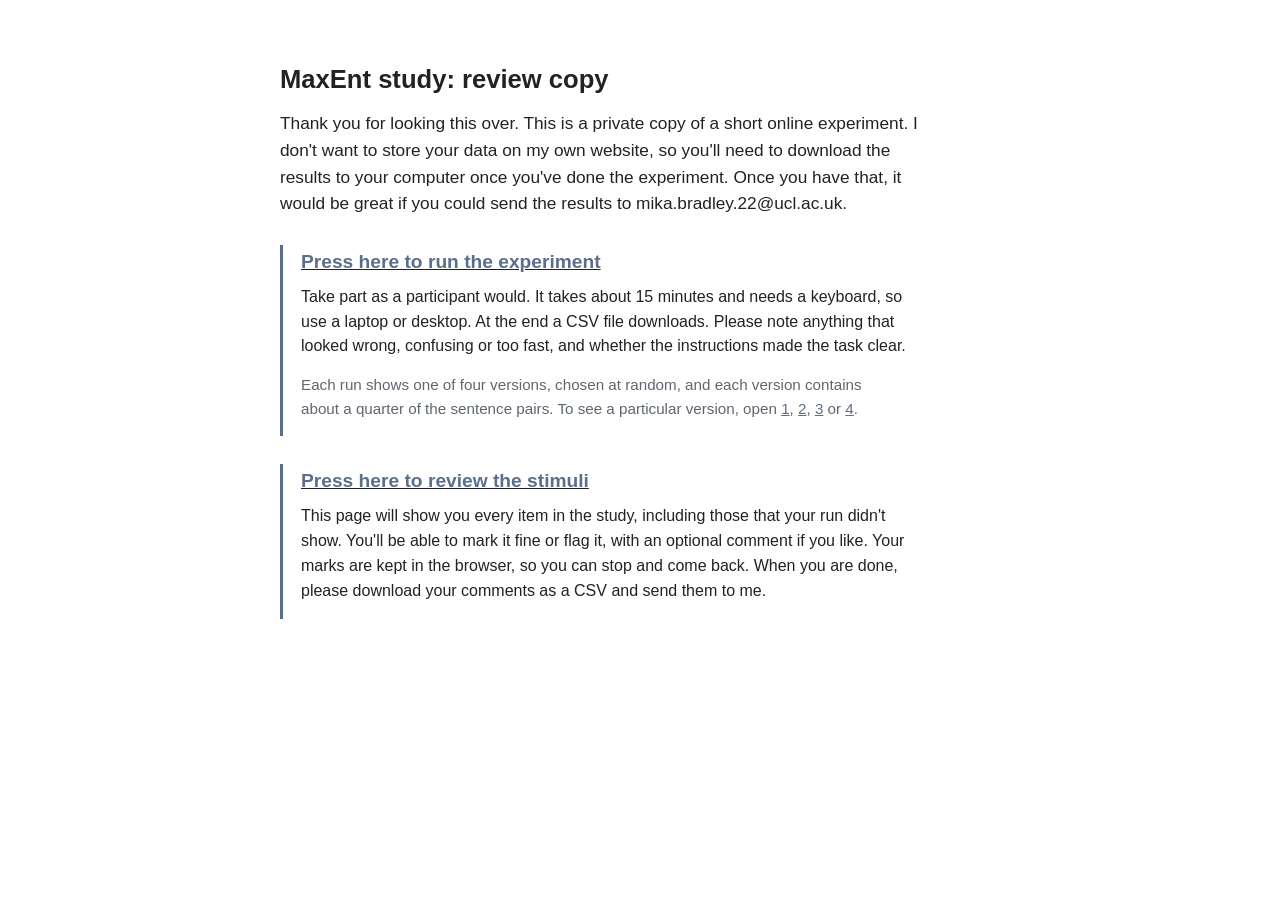
<file: mp-pilot/index.html>
<!doctype html>
<html lang="en">
<head>
<meta charset="utf-8">
<meta name="viewport" content="width=device-width, initial-scale=1">
<meta name="robots" content="noindex, nofollow">
<title>Review copy: MaxEnt study</title>
<link rel="stylesheet" href="review.css?v=b3b435aaee">
</head>
<body class="landing">
<main>
  <h1>MaxEnt study: review copy</h1>
  <p class="lede">Thank you for looking this over. This is a private copy of a short online
  experiment. I don't want to store your data on my own website, so you'll need to download the results to your computer once you've done the experiment.
  Once you have that, it would be great if you could send the results to mika.bradley.22@ucl.ac.uk.</p>

  <section class="task">
    <h2><u><a href="experiment.html">Press here to run the experiment</a></u></h2>
    <p>Take part as a participant would. It takes about 15 minutes and needs a keyboard, so use a laptop
    or desktop. At the end a CSV file downloads. Please note anything that looked wrong, confusing or
    too fast, and whether the instructions made the task clear.</p>
    <p class="aside">Each run shows one of four versions, chosen at random, and each version contains
    about a quarter of the sentence pairs. To see a particular version, open
    <a href="experiment.html?list=1">1</a>, <a href="experiment.html?list=2">2</a>,
    <a href="experiment.html?list=3">3</a> or <a href="experiment.html?list=4">4</a>.</p>
  </section>

  <section class="task">
    <h2><u><a href="review.html">Press here to review the stimuli</a></u></h2>
    <p>This page will show you every item in the study, including those that your run didn't show. You'll be able to mark it fine or flag it, with an optional comment if you like.
    Your marks are kept in the browser, so you can stop and come back. When you are done, please download your comments as a CSV and send them to me.</p>
  </section>

  <!-- <p class="aside">This page is not listed anywhere and search engines will not index it. It will
  be taken down after the review.</p> -->
</main>
</body>
</html>
</file>
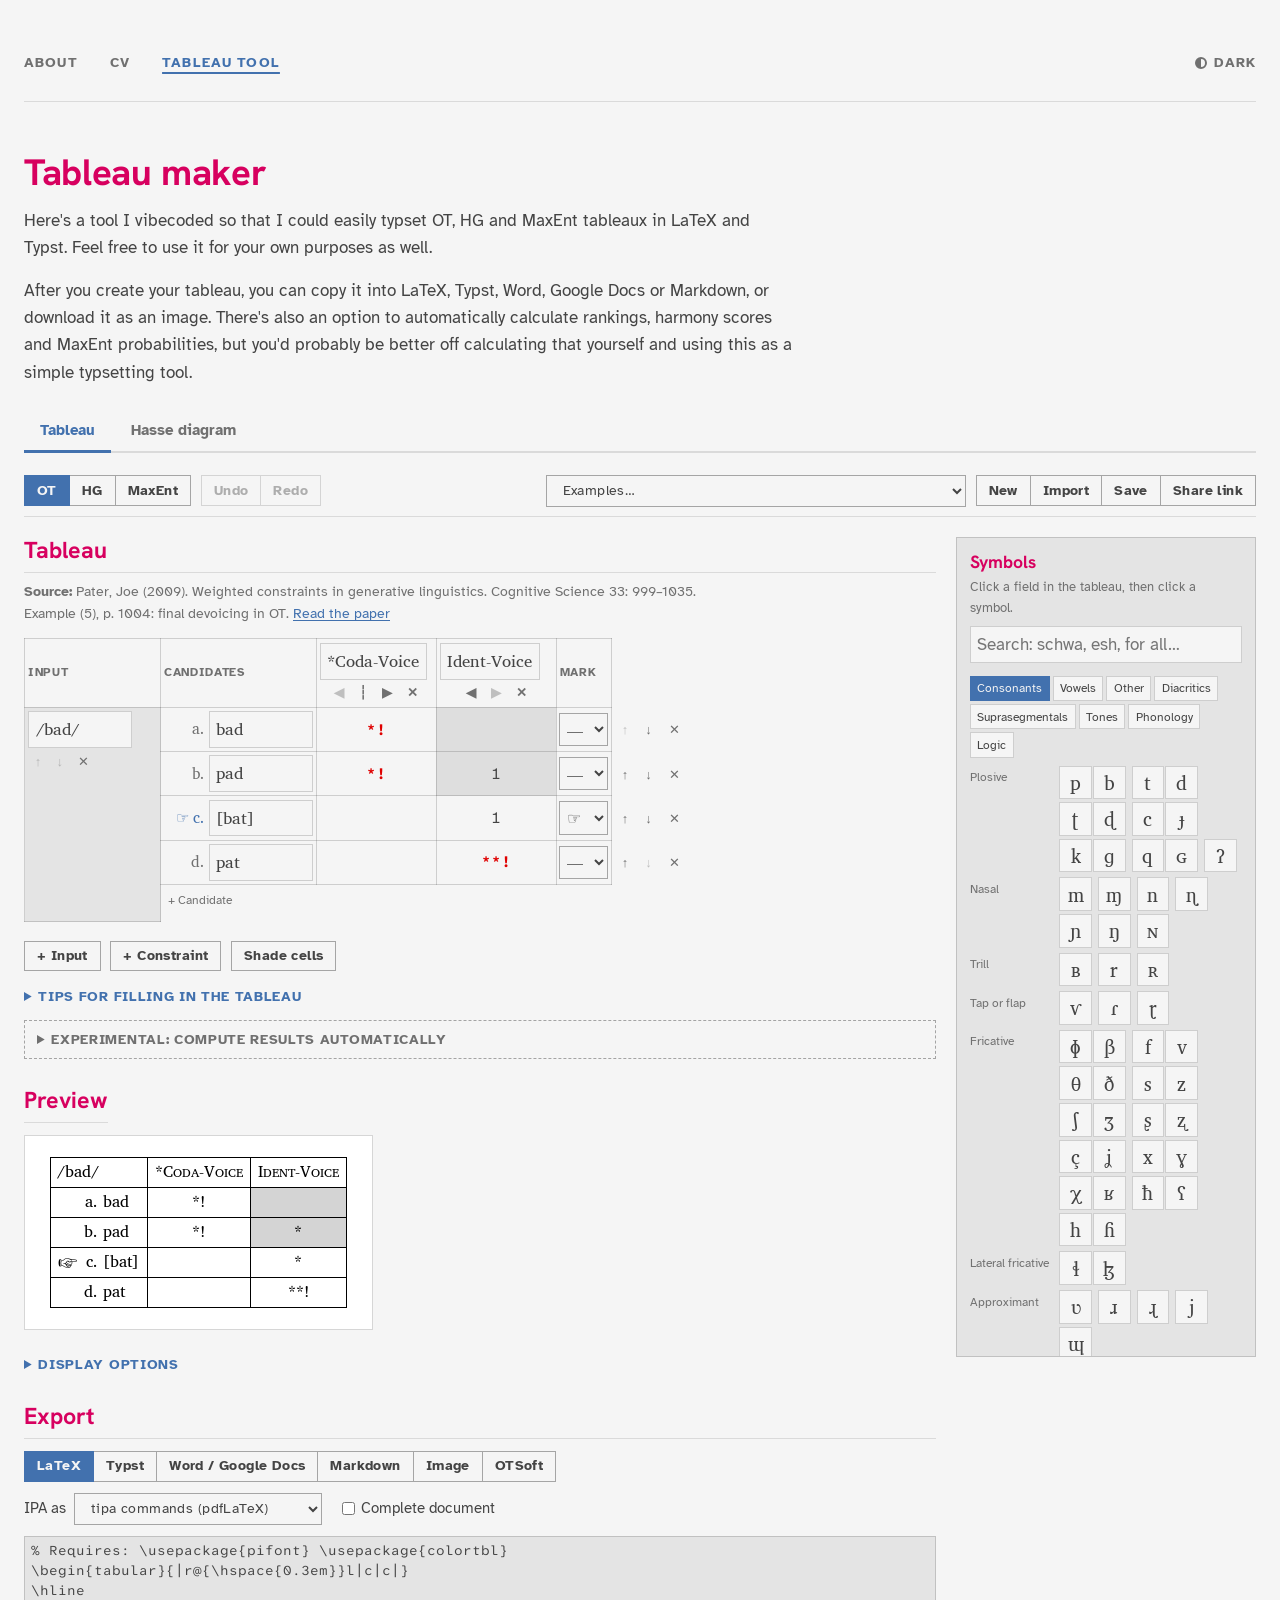
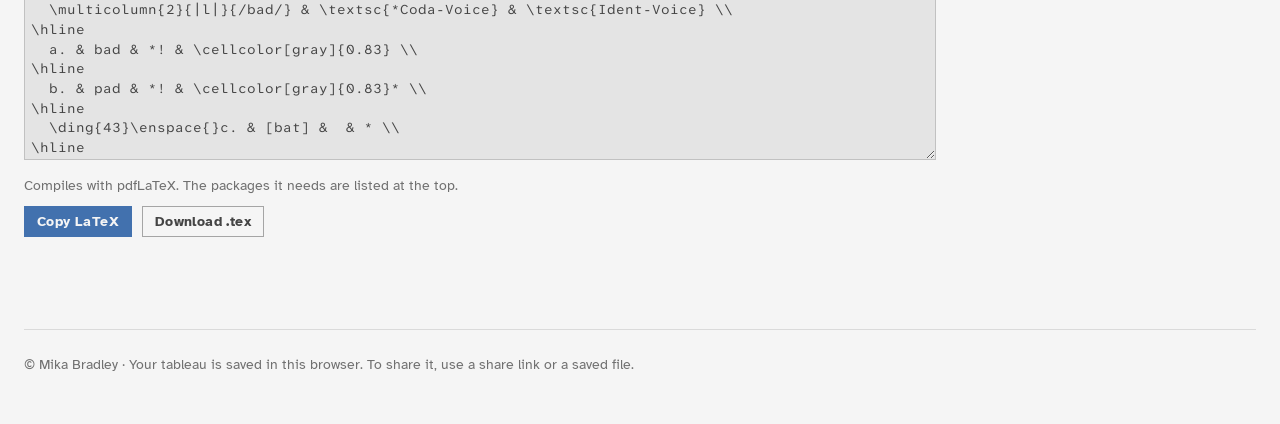
<file: tableau/index.html>
<!DOCTYPE html>
<html lang="en">
<head>
  <meta charset="UTF-8">
  <meta name="viewport" content="width=device-width, initial-scale=1.0">
  <title>Tableau Maker · Mika Bradley</title>
  <meta name="description" content="Tool for typesetting OT, Harmonic Grammar and MaxEnt tableaux with an IPA picker.">
  <script>
    try { if (localStorage.getItem('theme') === 'dark') document.documentElement.setAttribute('data-theme', 'dark'); } catch {}
  </script>
  <link rel="preconnect" href="https://fonts.googleapis.com">
  <link rel="preconnect" href="https://fonts.gstatic.com" crossorigin>
  <link href="https://fonts.googleapis.com/css2?family=Atkinson+Hyperlegible:ital,wght@0,400;0,700;1,400;1,700&family=Atkinson+Hyperlegible+Mono:wght@400;700&family=Hanken+Grotesk:wght@700&family=Andika:ital,wght@0,400;0,700;1,400&display=swap" rel="stylesheet">
  <link rel="stylesheet" href="../style.css">
  <link rel="stylesheet" href="tableau.css">
</head>
<body>
  <div class="container wide">
    <header>
      <nav>
        <a href="../#about" class="nav-link">About</a>
        <a href="../#cv" class="nav-link">CV</a>
        <a href="./" class="nav-link active">Tableau&nbsp;tool</a>
        <button type="button" class="theme-toggle" id="theme-toggle" aria-pressed="false" aria-label="Dark mode">
          <span class="disc" aria-hidden="true"></span><span class="label">Dark</span>
        </button>
      </nav>
    </header>

    <main>
      <h1>Tableau maker</h1>
      <p class="lede">Here's a tool I vibecoded so that I could easily typset OT, HG and MaxEnt tableaux in LaTeX and Typst. Feel free to use it for your own purposes as well.</p>

      <p class="lede">After you create your tableau, you can copy it into LaTeX, Typst, Word, Google Docs or Markdown, or download it as an image.
        There's also an option to automatically calculate rankings, harmony scores and MaxEnt probabilities, but you'd probably be better off calculating that yourself and using this as a simple typsetting tool.</p>

      <div class="pagetabs" role="tablist" aria-label="Tool">
        <button type="button" role="tab" data-page="tableau" aria-selected="true">Tableau</button>
        <button type="button" role="tab" data-page="hasse" aria-selected="false">Hasse diagram</button>
      </div>

      <div class="toolbar" role="toolbar" aria-label="Tableau type and file">
        <div class="seg" role="group" aria-label="Framework">
          <button type="button" data-mode="ot" title="Optimality Theory: ranked constraints">OT</button>
          <button type="button" data-mode="hg" title="Harmonic Grammar: weighted constraints">HG</button>
          <button type="button" data-mode="me" title="Maximum Entropy: weights and probabilities">MaxEnt</button>
        </div>
        <div class="seg" role="group" aria-label="History">
          <button type="button" id="undo" title="Undo (Ctrl+Z)">Undo</button>
          <button type="button" id="redo" title="Redo (Ctrl+Y)">Redo</button>
        </div>
        <div class="spacer"></div>
        <select id="examples" aria-label="Load an example">
          <option value="">Examples…</option>
        </select>
        <div class="seg" role="group" aria-label="File">
          <button type="button" id="new">New</button>
          <button type="button" id="import">Import</button>
          <button type="button" id="save-json" title="Download as a JSON file you can import later">Save</button>
          <button type="button" id="share" title="Copy a link that contains this tableau">Share link</button>
        </div>
      </div>

      <div class="workspace">
        <div class="main-col">
          <section class="panel editor-panel" aria-labelledby="ed-h" data-page="tableau">
            <h2 id="ed-h">Tableau</h2>
            <p class="source" id="source" hidden></p>
            <div class="editor-scroll">
              <table id="editor" class="editor"></table>
            </div>
            <div class="editor-actions">
              <button type="button" class="btn" data-act="group-add">+ Input</button>
              <button type="button" class="btn" data-act="con-add">+ Constraint</button>
              <button type="button" class="btn" id="shade-mode" aria-pressed="false" data-manual-only title="While this is on, clicking a violation cell shades it (or unshades it)">Shade cells</button>
            </div>
            <div id="messages" class="messages" aria-live="polite"></div>
            <details class="hint">
              <summary>Tips for filling in the tableau</summary>
              <ul>
                <li><strong>Violations:</strong> type a number (<code>2</code>) or stars (<code>**</code>), and add <code>!</code> for a fatal violation (<code>*!</code>). Leave a cell empty for no violations. Enter and the arrow keys move between rows.</li>
                <li><strong>Winners:</strong> pick ☞ (or ☹, 💣, ✗) for a candidate in the <em>Mark</em> column.</li>
                <li><strong>Shading:</strong> turn on <em>Shade cells</em>, then click the cells to shade. You can also click cells in the preview.</li>
                <li><strong>Subscripts and superscripts:</strong> <code>Max_{IO}</code> gives a subscript and <code>X^{2}</code> a superscript, in constraint names, inputs and candidates. Constraint names get small caps automatically.</li>
                <li><strong>Unranked constraints (OT):</strong> the <span class="tie-demo">┆</span> button puts a dashed line between two neighbouring constraints.</li>
                <li><strong>Spreadsheets:</strong> you can paste a block of cells copied from Excel or Google Sheets into the grid, or import an OTSoft file.</li>
              </ul>
            </details>
            <details class="experimental" id="experimental">
              <summary>Experimental: compute results automatically</summary>
              <div class="exp-body">
                <p class="note">Normally the tool only typesets what you type. With this on, it works out the winners (☞), fatal violations (!), shading, harmonies and probabilities from the violations and weights, and checks the winners you intend (tick <em>Intended</em>). Turning it off again keeps the current marks and values, so you can carry on by hand.</p>
                <label class="check"><input type="checkbox" id="auto"> Compute winners, marks and scores automatically</label>
                <div class="exp-tools" data-auto-only>
                  <button type="button" class="btn" id="rcd" data-modes="ot" title="Rank the constraints with Recursive Constraint Demotion so that every intended winner wins">Rank by RCD</button>
                  <span class="fit" data-modes="me">
                    <button type="button" class="btn" id="fit" title="Fit weights to the observed frequencies (maximum likelihood with a Gaussian prior)">Fit weights</button>
                    <label class="small">σ² <input type="number" id="sigma2" min="0" step="any" aria-label="Prior variance σ²"></label>
                  </span>
                </div>
                <div id="analysis" class="messages" aria-live="polite"></div>
              </div>
            </details>
          </section>

          <section class="panel" aria-labelledby="pv-h" data-page="tableau">
            <div class="panel-head">
              <h2 id="pv-h">Preview</h2>
            </div>
            <div class="paper-wrap"><div class="paper" id="preview"></div></div>
            <details class="options" id="options">
              <summary>Display options</summary>
              <div class="opt-grid" id="opt-grid"></div>
            </details>
          </section>

          <section class="panel" aria-labelledby="out-h" data-page="tableau">
            <h2 id="out-h">Export</h2>
            <div class="tabs" role="tablist" aria-label="Export format">
              <button type="button" role="tab" data-tab="latex" aria-selected="true">LaTeX</button>
              <button type="button" role="tab" data-tab="typst" aria-selected="false">Typst</button>
              <button type="button" role="tab" data-tab="docs" aria-selected="false">Word / Google Docs</button>
              <button type="button" role="tab" data-tab="markdown" aria-selected="false">Markdown</button>
              <button type="button" role="tab" data-tab="image" aria-selected="false">Image</button>
              <button type="button" role="tab" data-tab="otsoft" aria-selected="false">OTSoft</button>
            </div>
            <div class="tabpanel" data-panel="latex">
              <div class="out-opts">
                <label>IPA as
                  <select data-opt="latexIpa">
                    <option value="tipa">tipa commands (pdfLaTeX)</option>
                    <option value="unicode">Unicode (XeLaTeX / LuaLaTeX)</option>
                  </select>
                </label>
                <label class="check"><input type="checkbox" data-opt="latexStandalone"> Complete document</label>
              </div>
              <textarea id="latex-code" class="code" readonly spellcheck="false" aria-label="LaTeX code"></textarea>
              <p class="note" id="latex-note"></p>
              <div class="out-actions">
                <button type="button" class="btn primary" data-copy="latex-code">Copy LaTeX</button>
                <button type="button" class="btn" data-dl="latex">Download .tex</button>
              </div>
            </div>
            <div class="tabpanel" data-panel="typst" hidden>
              <div class="out-opts">
                <label class="check"><input type="checkbox" data-opt="typstStandalone"> Complete document</label>
              </div>
              <textarea id="typst-code" class="code" readonly spellcheck="false" aria-label="Typst code"></textarea>
              <p class="note">Uses Typst's built-in <code>table</code>, so no packages are needed.</p>
              <div class="out-actions">
                <button type="button" class="btn primary" data-copy="typst-code">Copy Typst</button>
                <button type="button" class="btn" data-dl="typst">Download .typ</button>
              </div>
            </div>
            <div class="tabpanel" data-panel="docs" hidden>
              <p class="note">Copies the tableau as a real table, with its lines, shading, small caps and IPA as Unicode text. Paste it into Word, Google Docs, LibreOffice or Pages, where you can still edit it.
                For the IPA to show up, the document needs a font with IPA letters: <a href="https://software.sil.org/charis/" target="_blank" rel="noopener">Charis SIL</a> and <a href="https://software.sil.org/andika/" target="_blank" rel="noopener">Andika</a> are free, and Google Docs has both.</p>
              <div class="out-actions">
                <button type="button" class="btn primary" id="copy-docs">Copy table</button>
              </div>
            </div>
            <div class="tabpanel" data-panel="markdown" hidden>
              <textarea id="md-code" class="code" readonly spellcheck="false" aria-label="Markdown table"></textarea>
              <p class="note">A Markdown table with Unicode IPA. Markdown tables can't span cells, shade them or draw dashed lines, so those are left out.</p>
              <div class="out-actions">
                <button type="button" class="btn primary" data-copy="md-code">Copy Markdown</button>
                <button type="button" class="btn" data-dl="markdown">Download .md</button>
              </div>
            </div>
            <div class="tabpanel" data-panel="image" hidden>
              <div class="out-opts">
                <label>Resolution
                  <select data-opt="pngScale" data-num>
                    <option value="1">1× (screen)</option>
                    <option value="2">2×</option>
                    <option value="3">3× (print)</option>
                    <option value="4">4×</option>
                    <option value="6">6×</option>
                  </select>
                </label>
                <label>Background
                  <select data-opt="pngBg">
                    <option value="white">White</option>
                    <option value="transparent">Transparent</option>
                  </select>
                </label>
              </div>
              <p class="note">PNG works anywhere, including slides. SVG stays sharp at any size and has the font built in.</p>
              <div class="out-actions">
                <button type="button" class="btn primary" data-dl="png">Download PNG</button>
                <button type="button" class="btn" id="copy-png">Copy image</button>
                <button type="button" class="btn" data-dl="svg">Download SVG</button>
              </div>
            </div>
            <div class="tabpanel" data-panel="otsoft" hidden>
              <textarea id="otsoft-code" class="code" readonly spellcheck="false" aria-label="OTSoft tab-delimited data"></textarea>
              <p class="note">Tab-delimited input for OTSoft, and for the Maxent Grammar Tool after light editing. The frequency column holds the observed values, or 1 for the winner.</p>
              <div class="out-actions">
                <button type="button" class="btn primary" data-copy="otsoft-code">Copy</button>
                <button type="button" class="btn" data-dl="otsoft">Download .txt</button>
              </div>
            </div>
          </section>

          <section class="panel" id="hasse-panel" aria-labelledby="hs-h" data-page="hasse" hidden>
            <h2 id="hs-h">Hasse diagram</h2>
            <p class="note">Draw a constraint ranking as a Hasse diagram, with the constraint names formatted as in the tableau.</p>
            <div class="out-opts">
              <label>Rankings
                <select data-opt="hasseSource">
                  <option value="ranking">From the tableau (column order and dashed lines)</option>
                  <option value="custom">Typed in below</option>
                  <option value="entailed" data-auto-only>Entailed by the winners (experimental)</option>
                </select>
              </label>
            </div>
            <div class="custom-rank" id="hasse-custom-wrap">
              <label for="hasse-custom">One ranking per line, for example <code>*Coda ≫ Max ≫ Dep</code> (<code>&gt;&gt;</code> works too):</label>
              <textarea id="hasse-custom" rows="4" spellcheck="false" data-ipa></textarea>
              <button type="button" class="btn" id="hasse-fill">Start from the tableau's ranking</button>
            </div>
            <p class="note" id="hasse-note"></p>
            <div class="paper-wrap"><div class="paper" id="hasse-preview"></div></div>
            <div class="tabs small" role="tablist" aria-label="Hasse diagram format">
              <button type="button" role="tab" data-htab="tikz" aria-selected="true">TikZ</button>
              <button type="button" role="tab" data-htab="typst" aria-selected="false">Typst</button>
            </div>
            <textarea id="hasse-code" class="code short" readonly spellcheck="false" aria-label="Hasse diagram code"></textarea>
            <div class="out-actions">
              <button type="button" class="btn primary" data-copy="hasse-code">Copy code</button>
              <button type="button" class="btn" data-dl="hasse-png">Download PNG</button>
              <button type="button" class="btn" data-dl="hasse-svg">Download SVG</button>
            </div>
          </section>
        </div>

        <aside class="panel ipa-panel" id="ipa" aria-label="Symbols">
          <div class="ipa-top">
            <h2>Symbols</h2>
            <button type="button" class="ipa-close btn" aria-label="Close the symbol picker">Close</button>
          </div>
          <p class="ipa-target" id="ipa-target">Click a field in the tableau, then click a symbol.</p>
          <input type="search" id="ipa-search" placeholder="Search: schwa, esh, for all…" aria-label="Search symbols by name or X-SAMPA">
          <div class="ipa-results" id="ipa-results"></div>
          <div class="ipa-tabs" role="tablist" id="ipa-tabs"></div>
          <div class="ipa-body" id="ipa-body"></div>
          <p class="ipa-name" id="ipa-name" aria-live="polite">&nbsp;</p>
        </aside>
      </div>
    </main>

    <footer>
      <p>© Mika Bradley · Your tableau is saved in this browser. To share it, use a share link or a saved file.</p>
    </footer>
  </div>

  <button type="button" class="ipa-fab" id="ipa-fab" aria-controls="ipa" aria-expanded="false">Symbols</button>

  <dialog id="import-dialog">
    <form method="dialog" class="dialog-body">
      <h2>Import</h2>
      <p>Choose a file you saved here (<code>.json</code>) or an OTSoft file (tab-delimited <code>.txt</code>). You can also paste either format, or cells copied from a spreadsheet in OTSoft layout: two header rows with the constraint names in column D onwards, then input, candidate, frequency and violations.</p>
      <input type="file" id="import-file" accept=".json,.txt,.tsv,.csv,text/plain,application/json">
      <textarea id="import-text" rows="8" spellcheck="false" placeholder="…or paste here"></textarea>
      <p class="note" id="import-error"></p>
      <div class="out-actions">
        <button type="submit" value="cancel" class="btn">Cancel</button>
        <button type="button" id="import-go" class="btn primary">Import</button>
      </div>
    </form>
  </dialog>

  <script type="module" src="js/app.js"></script>
</body>
</html>
</file>
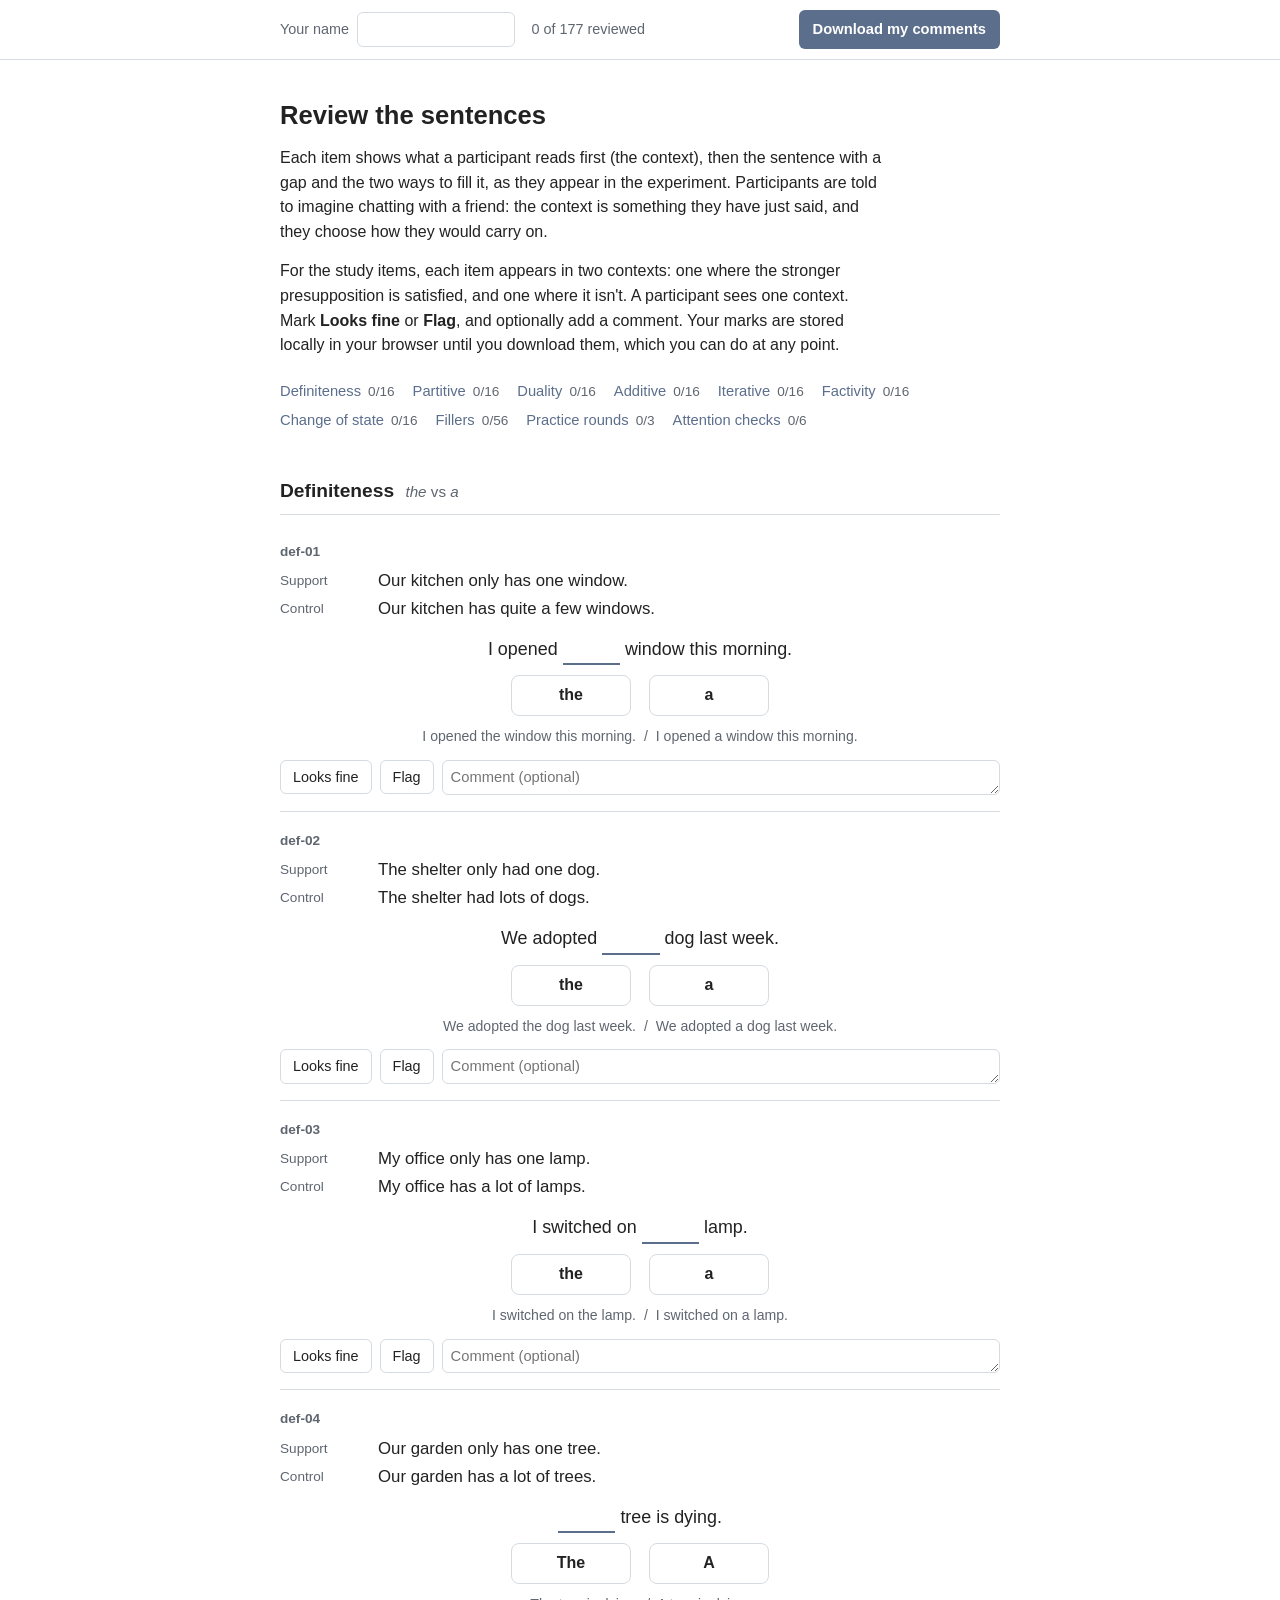
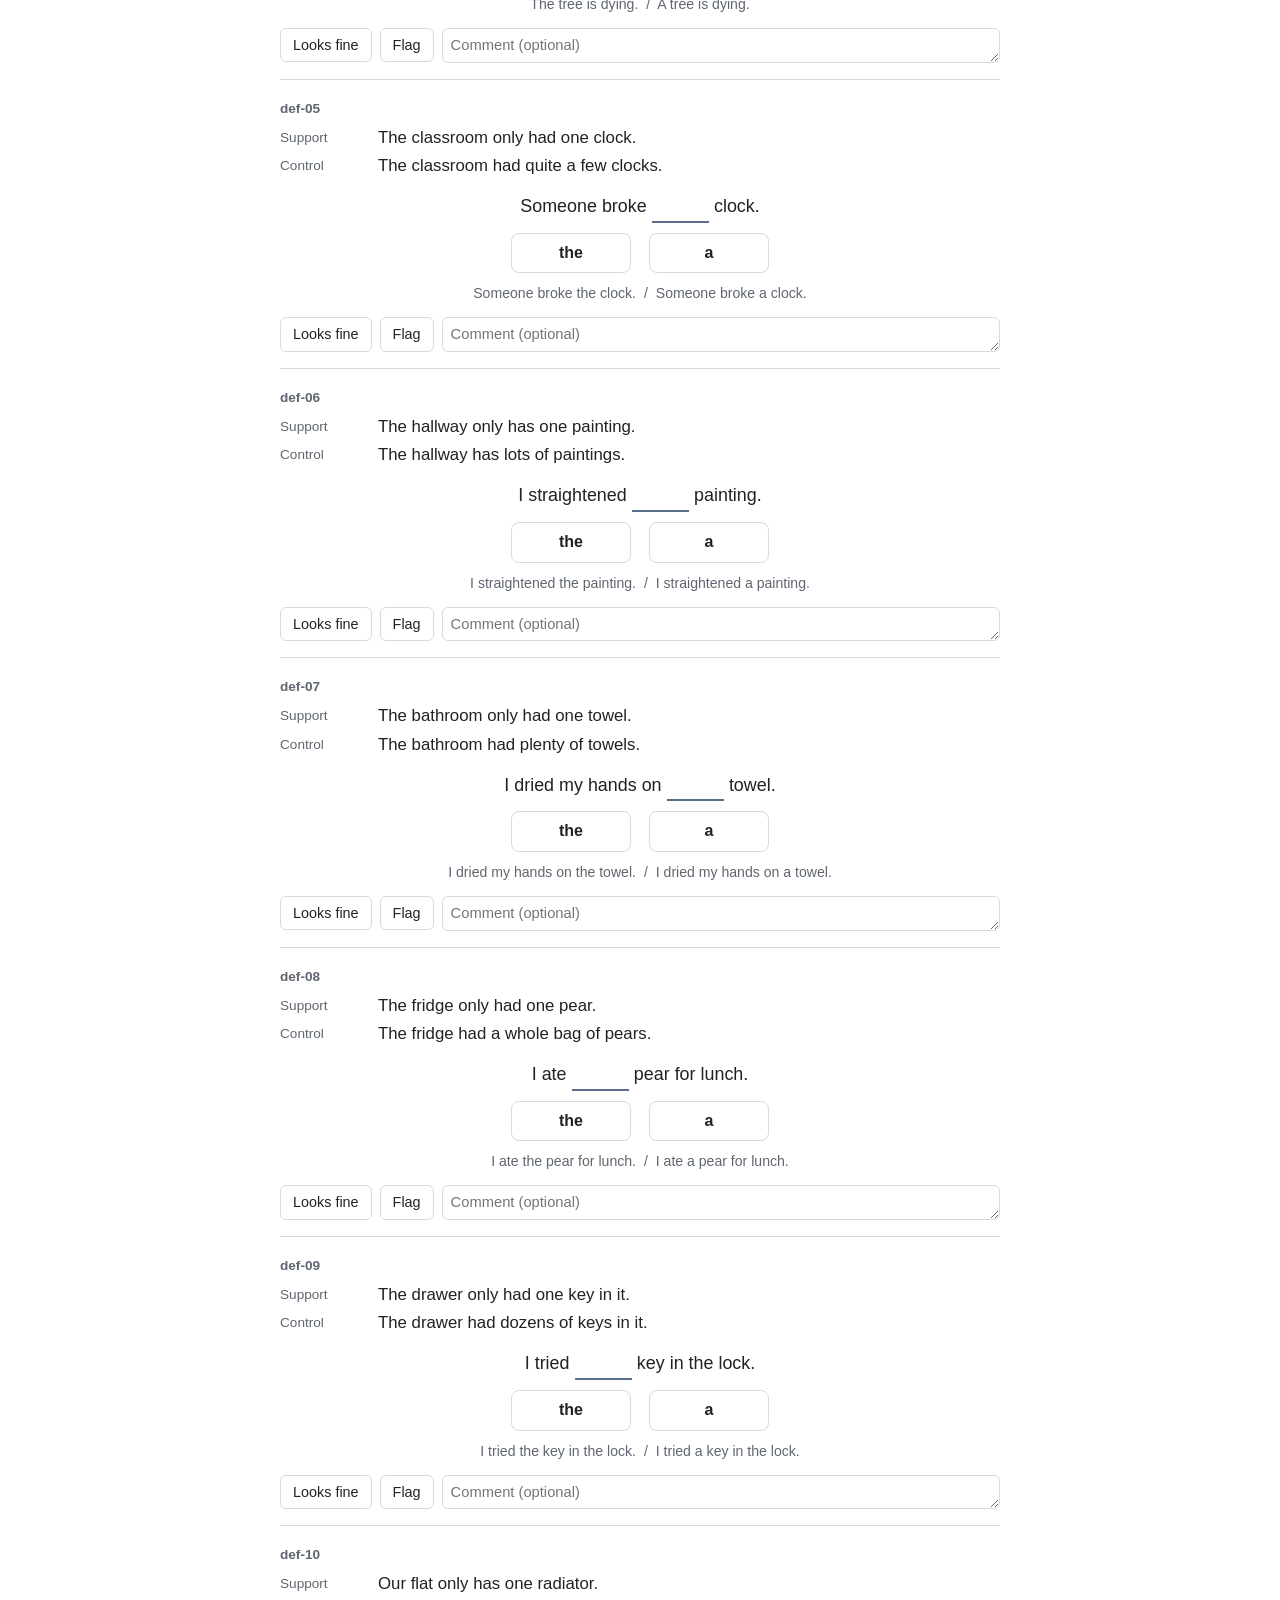
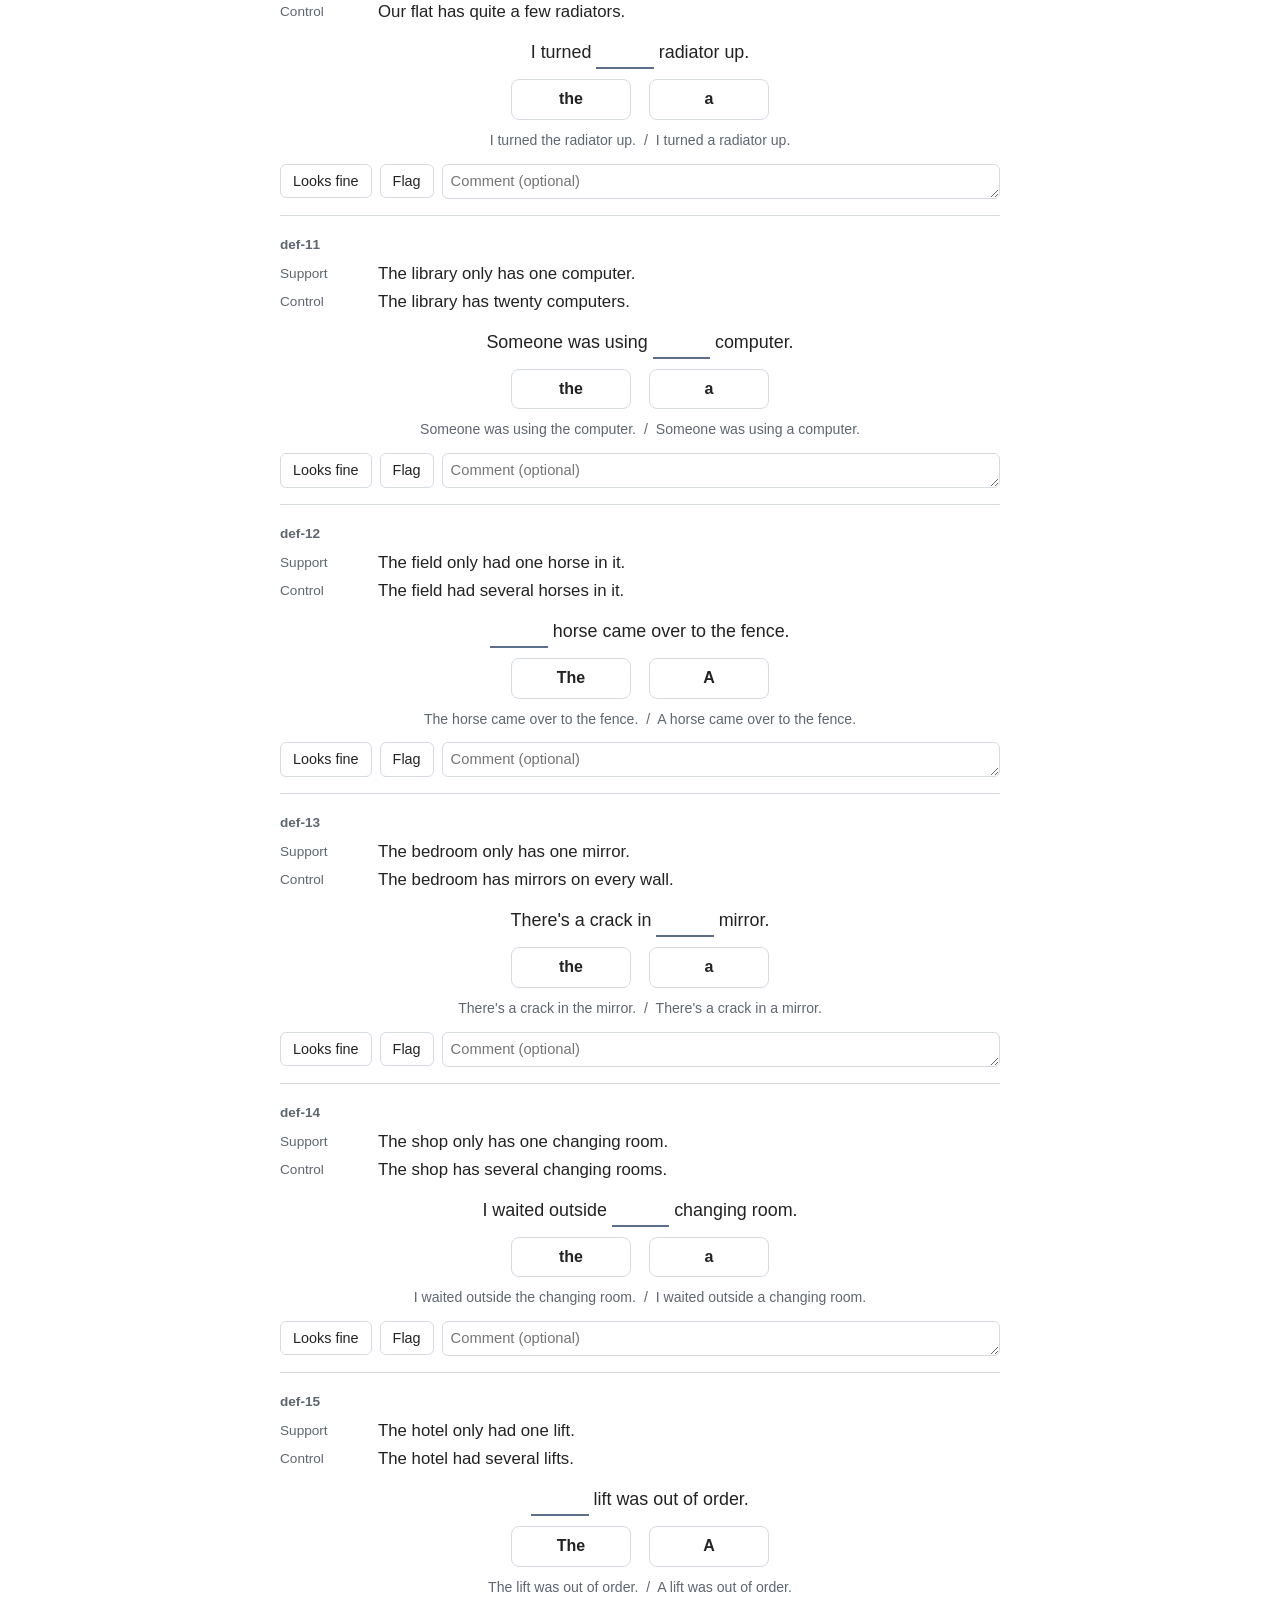
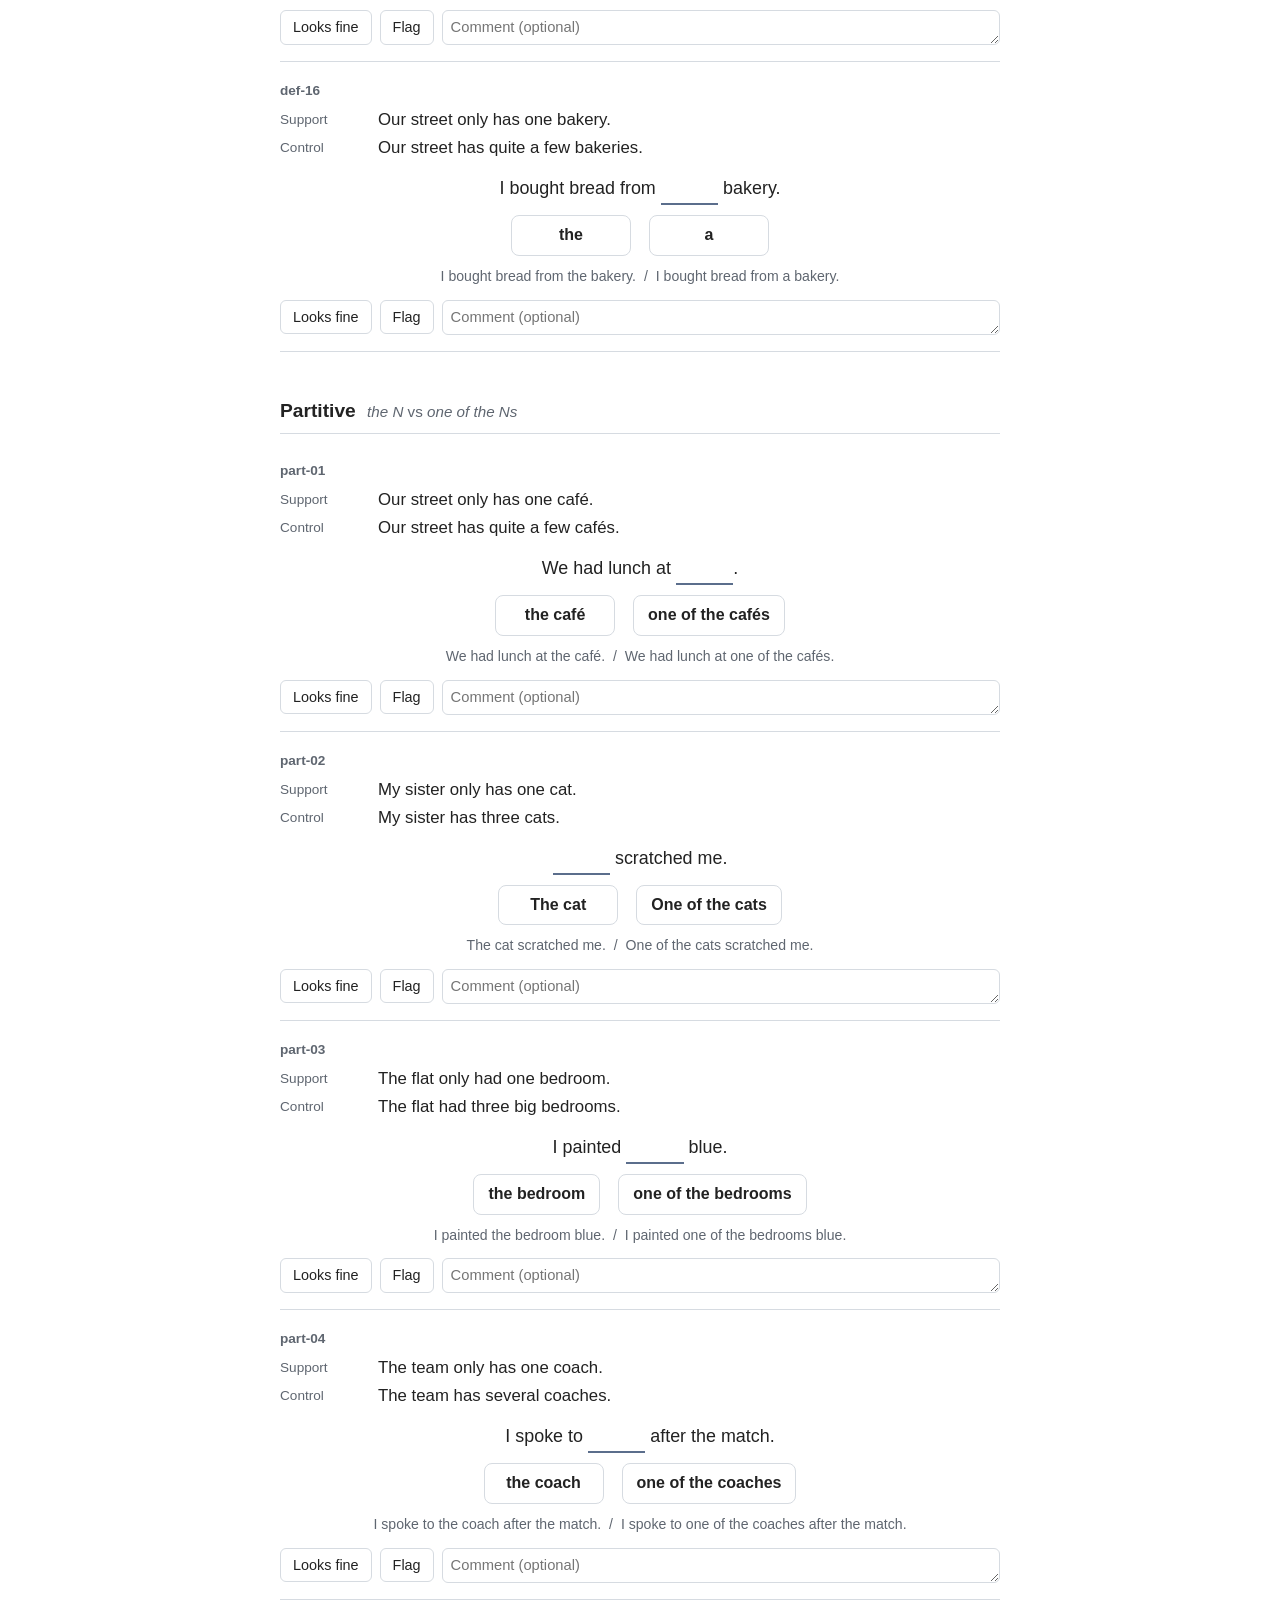
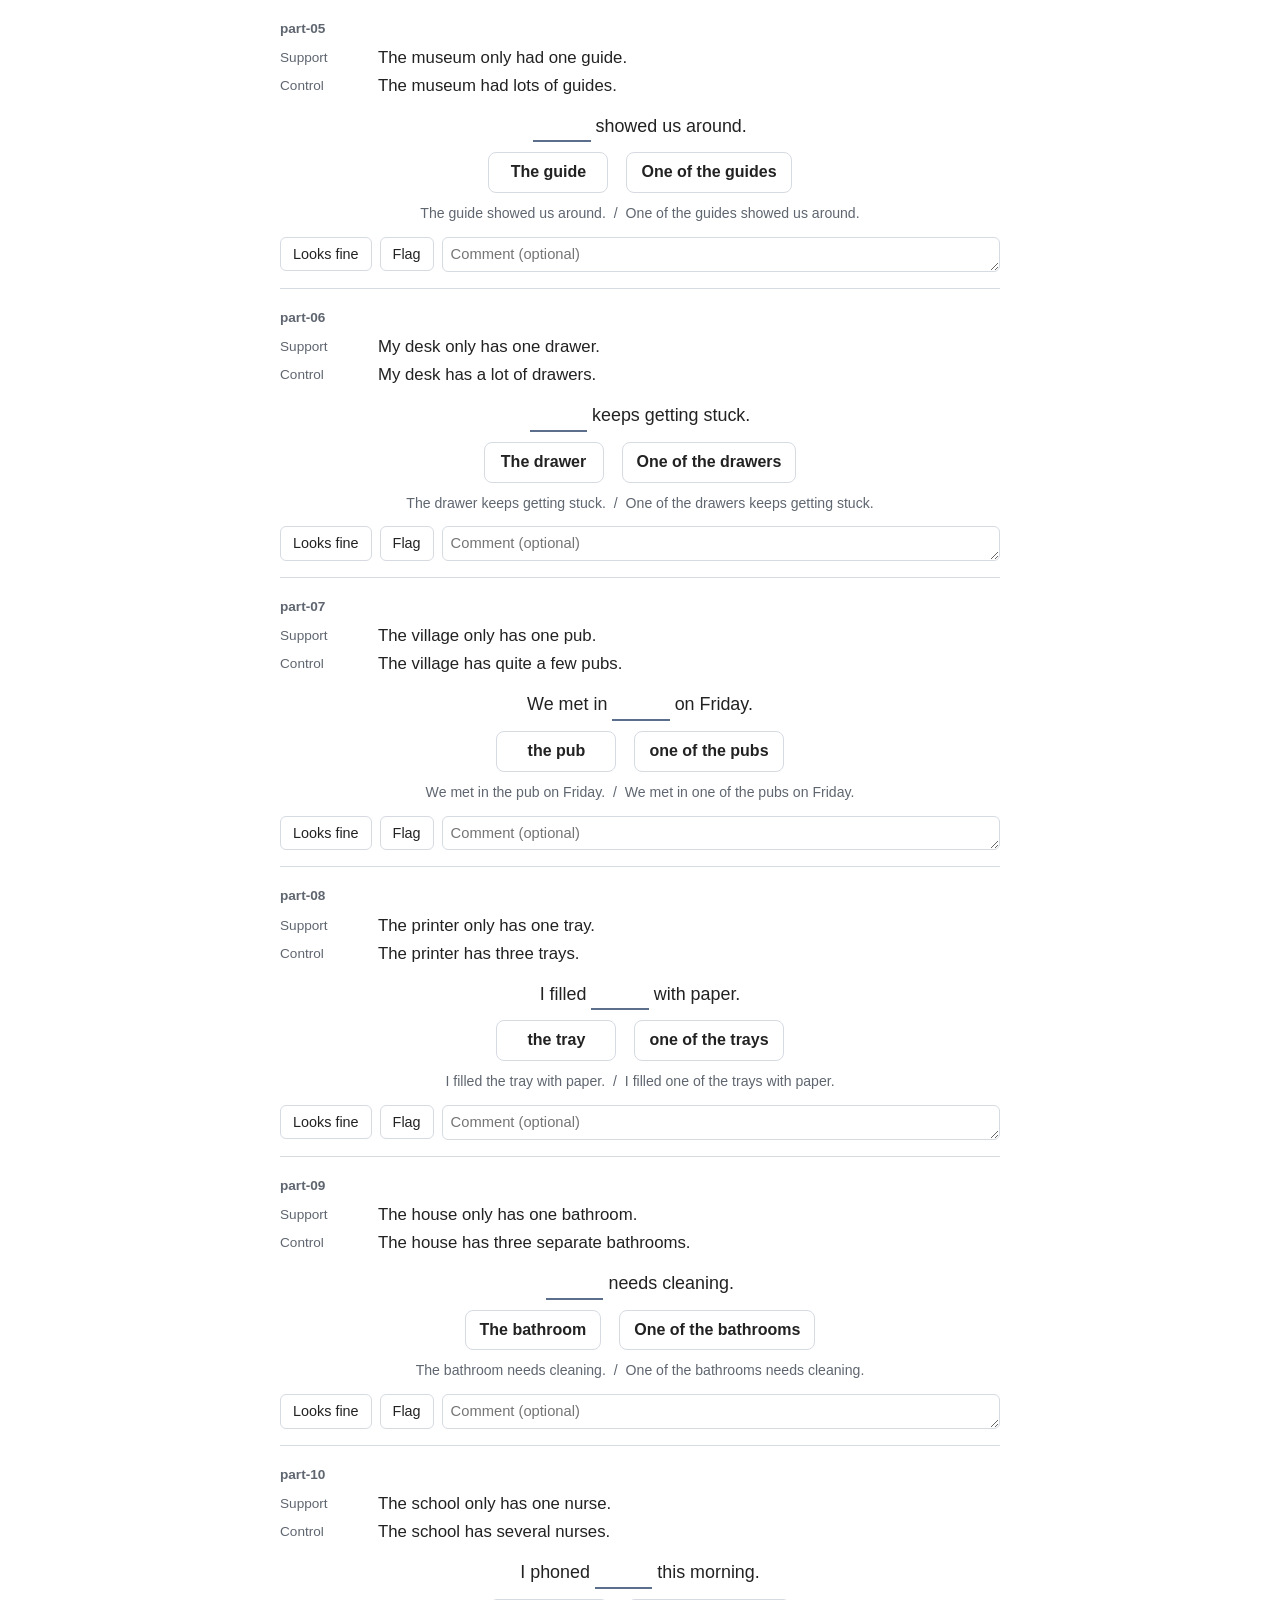
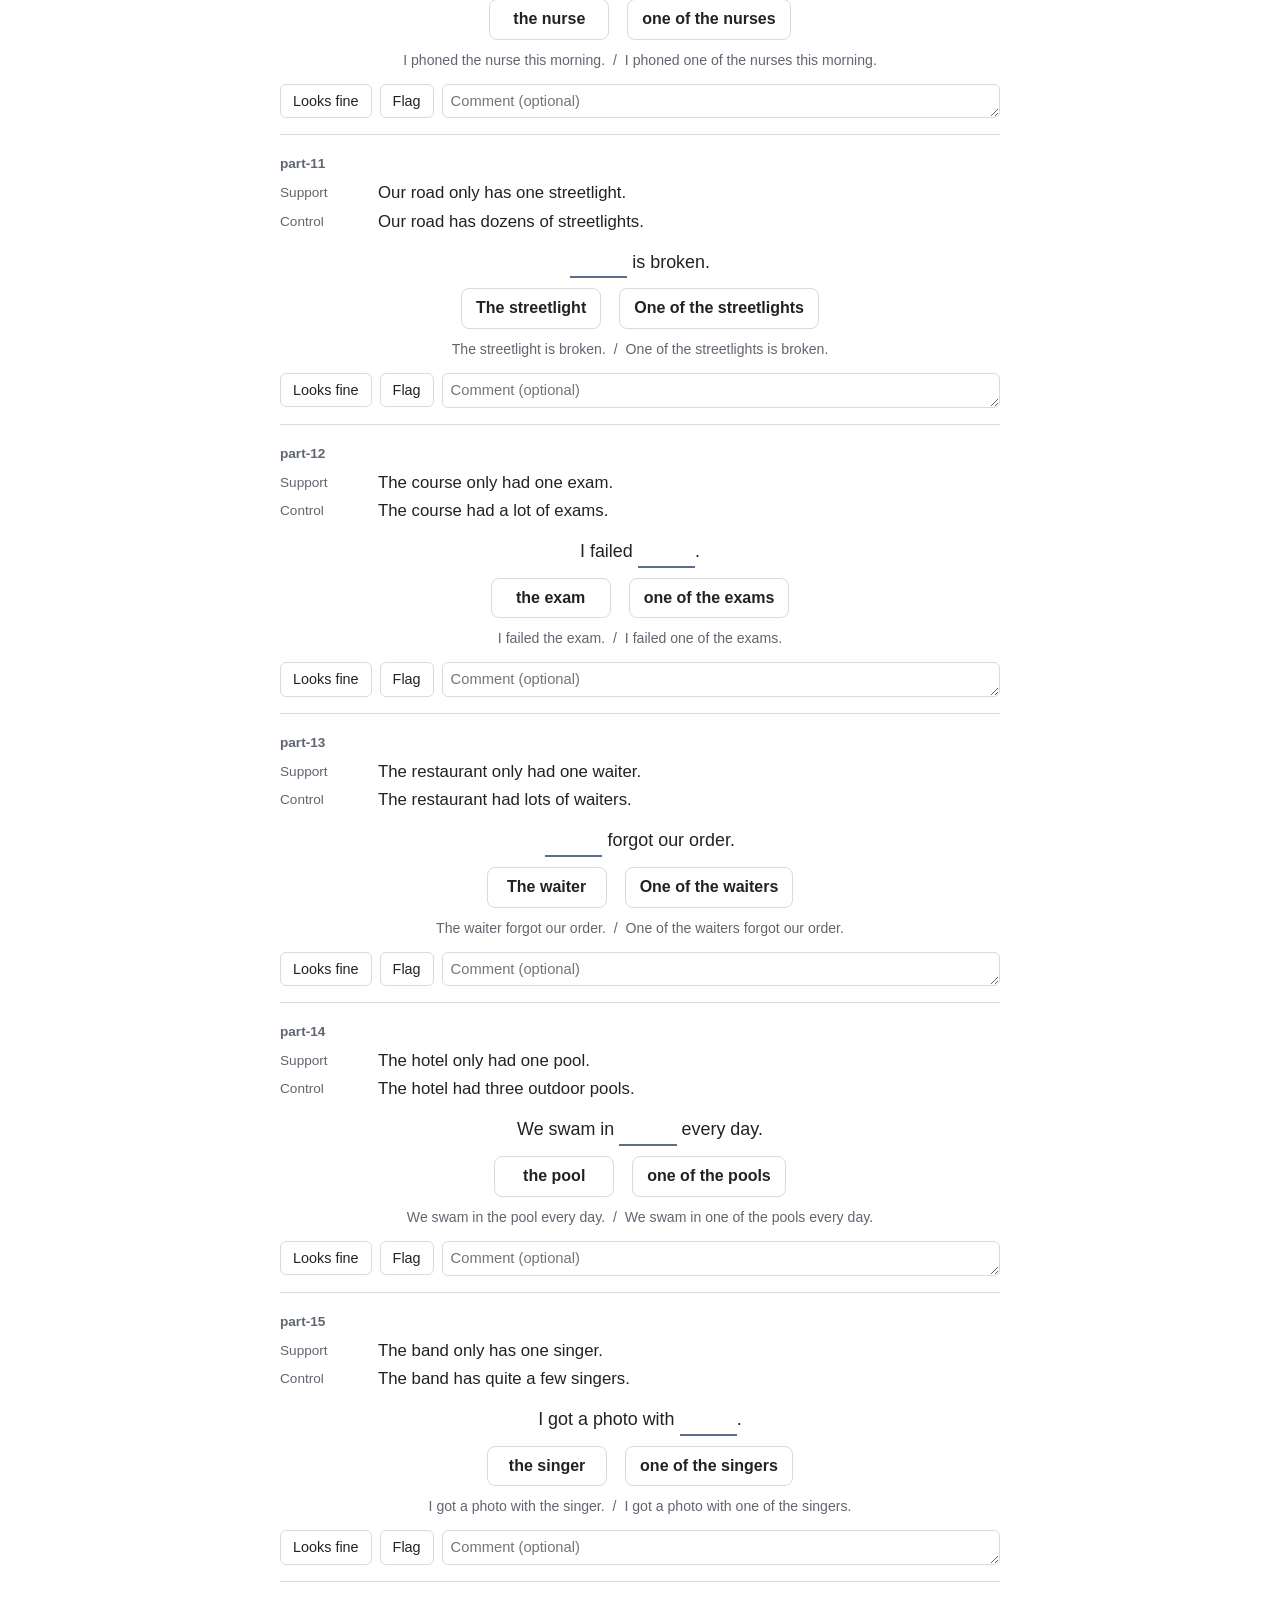
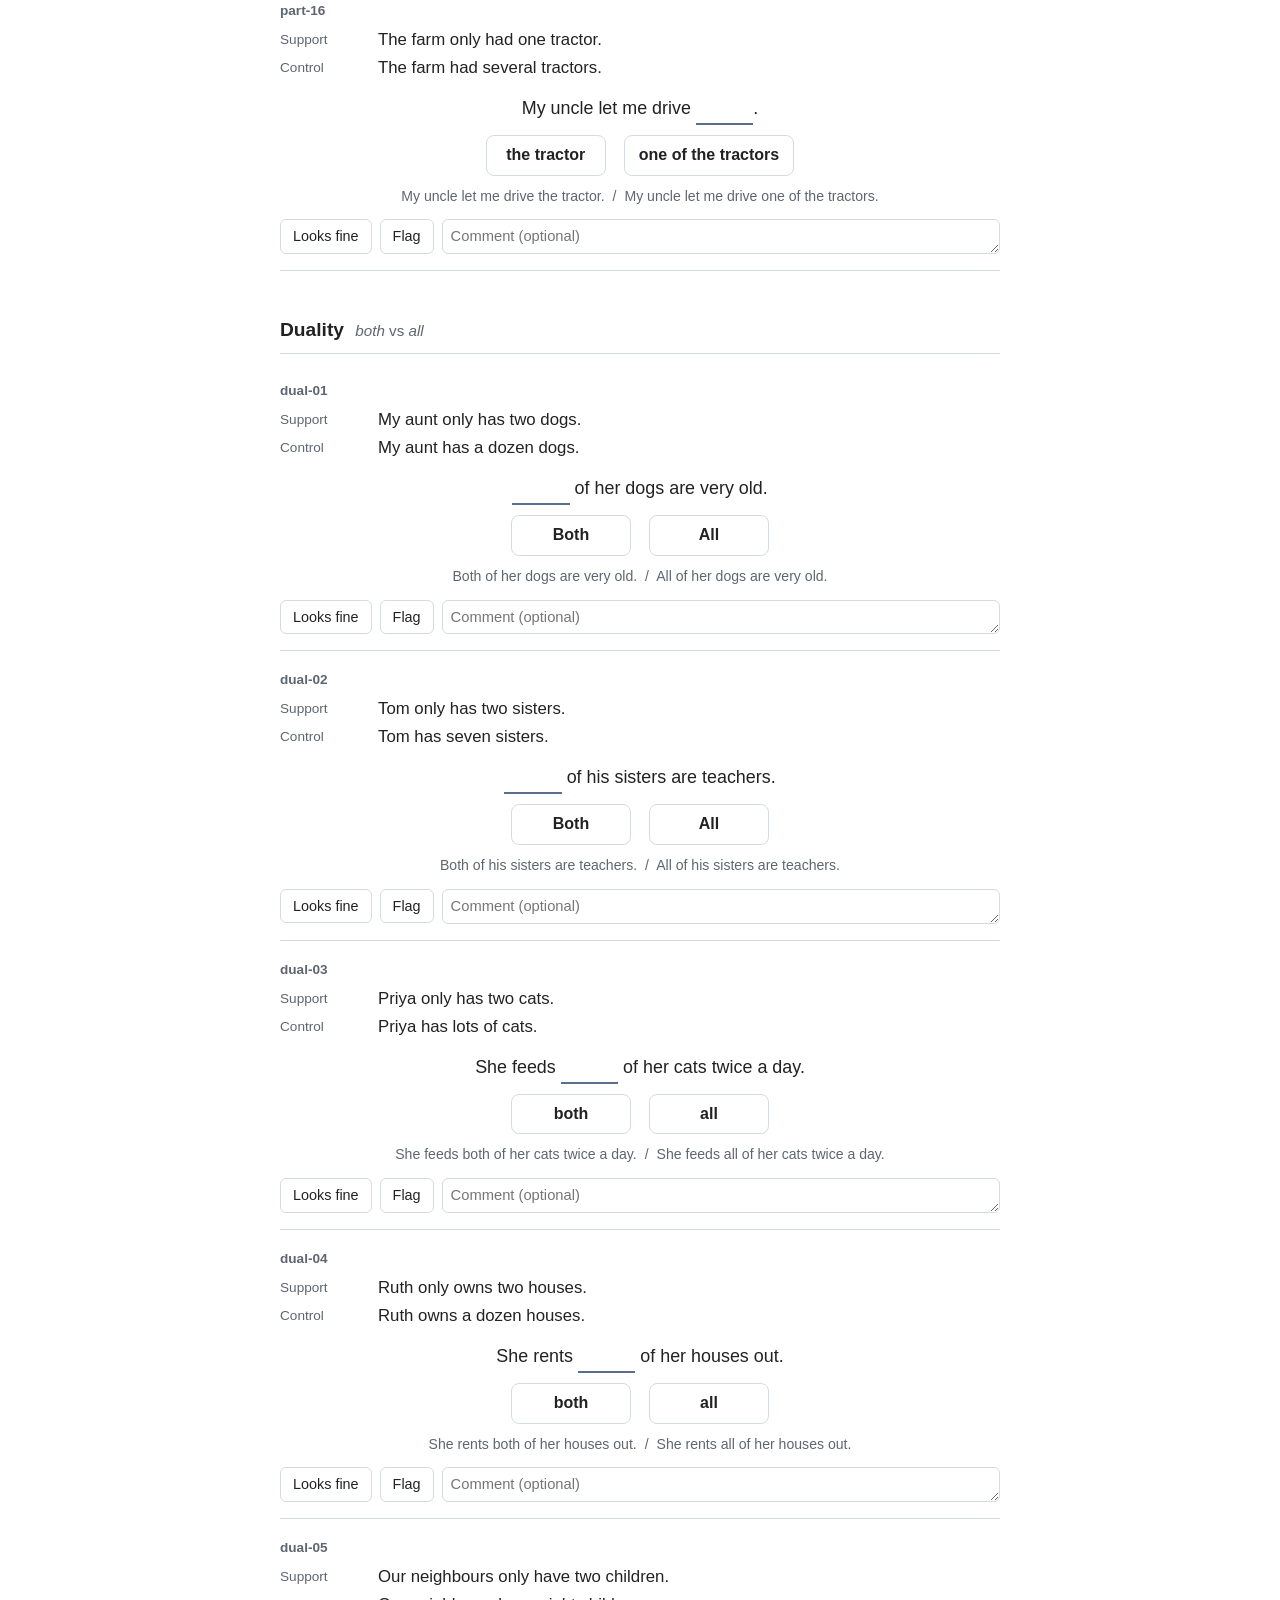
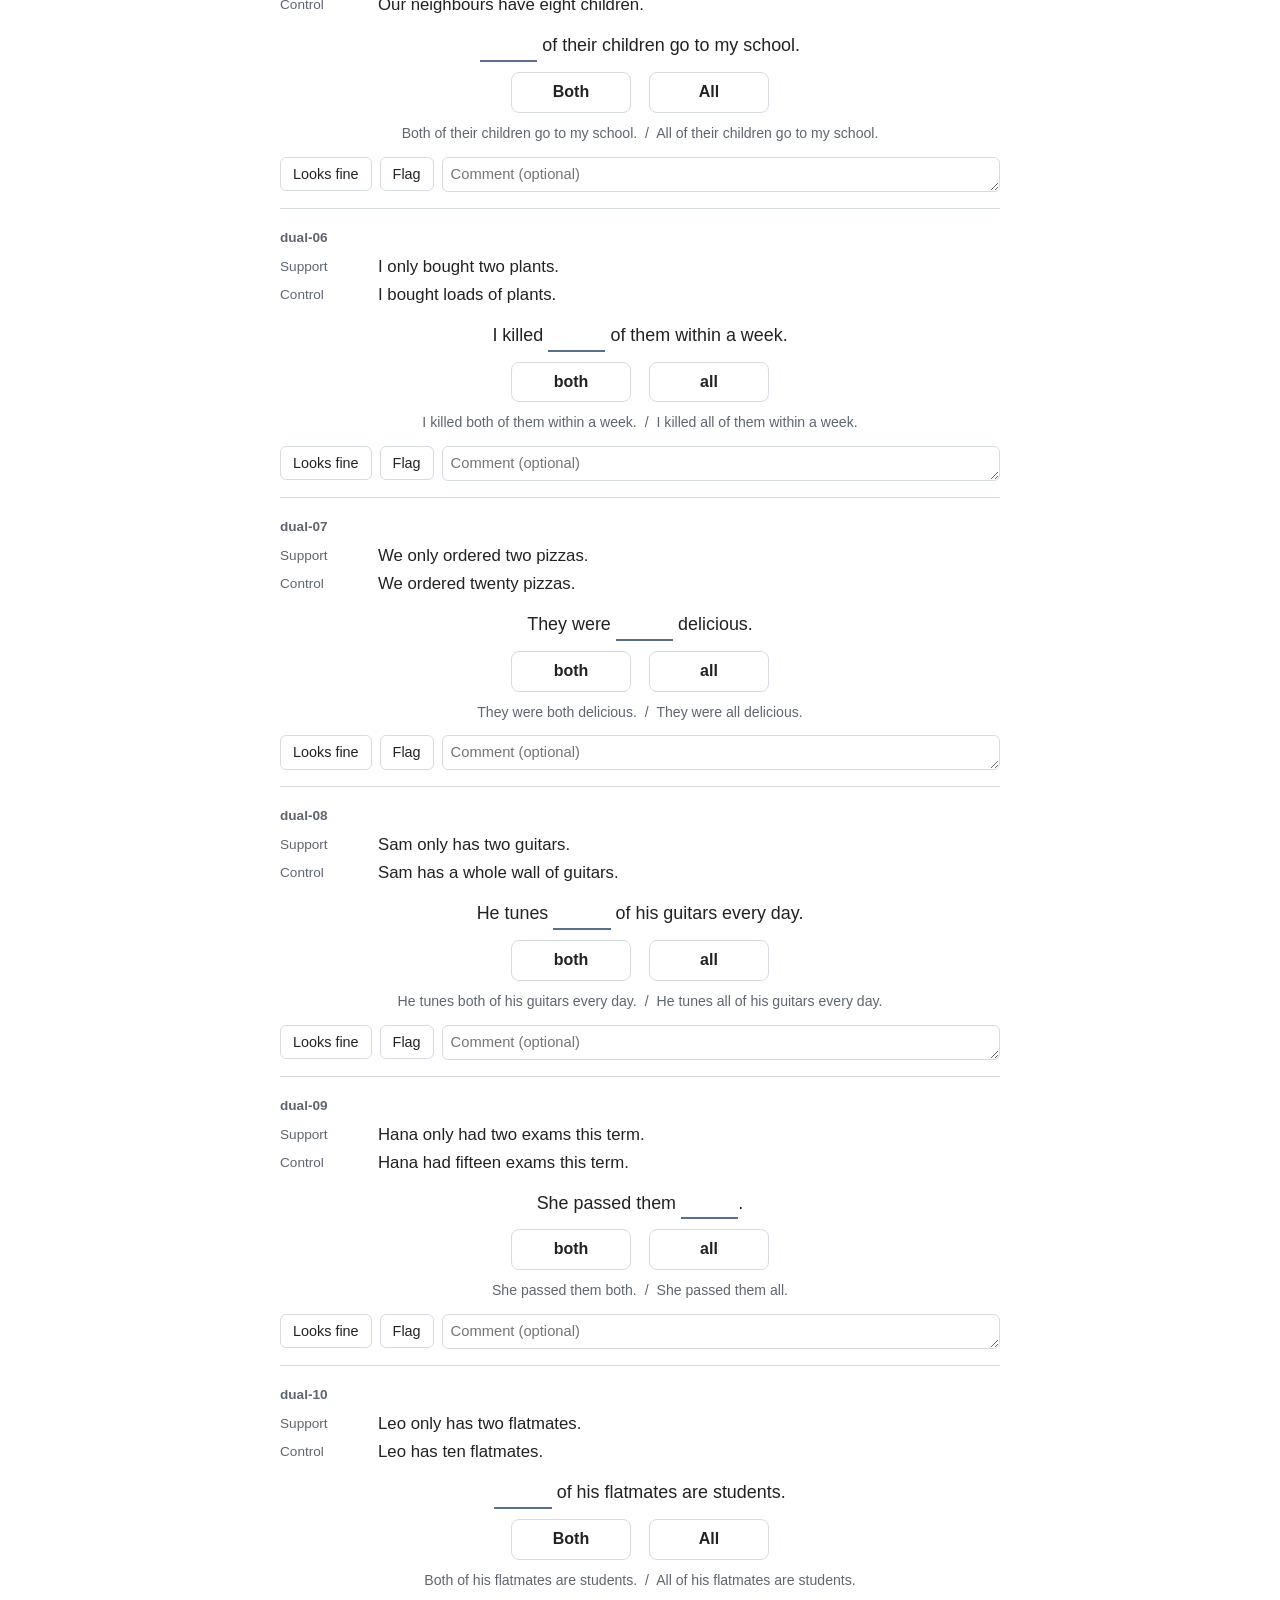
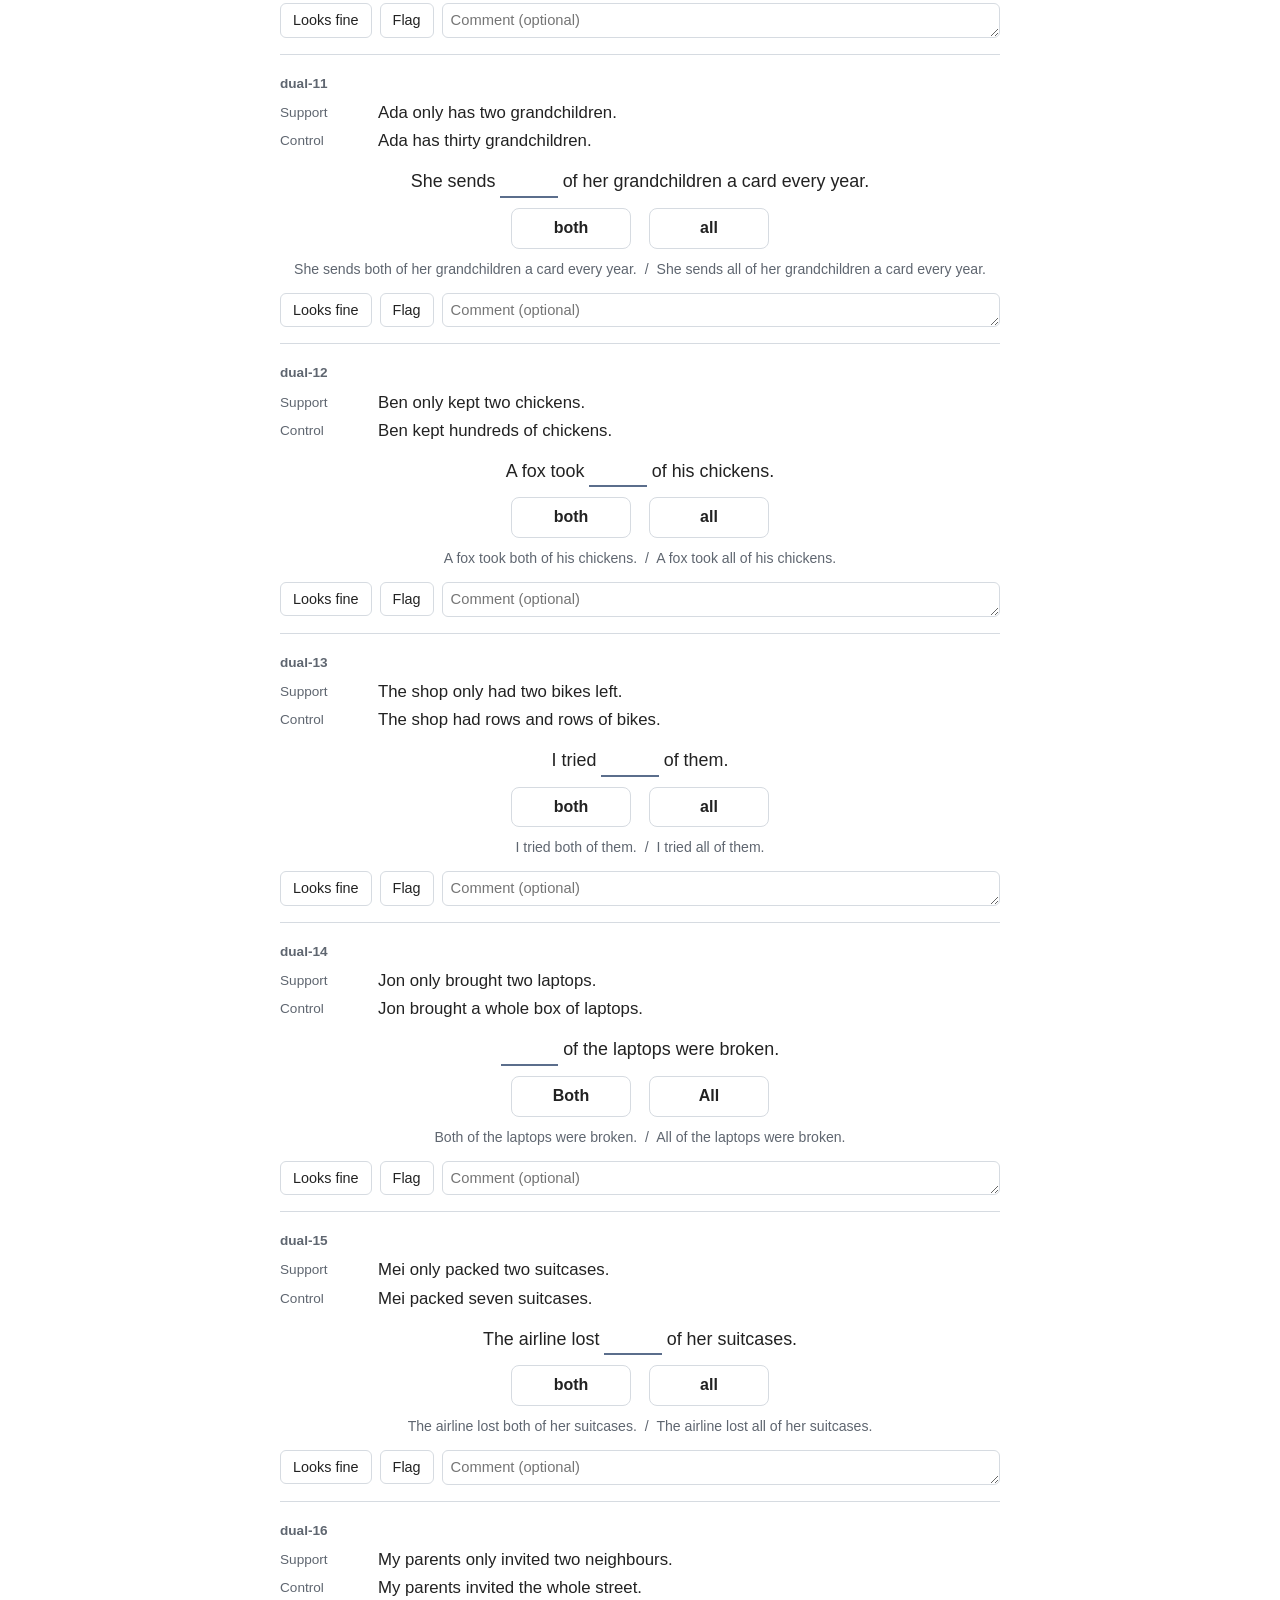
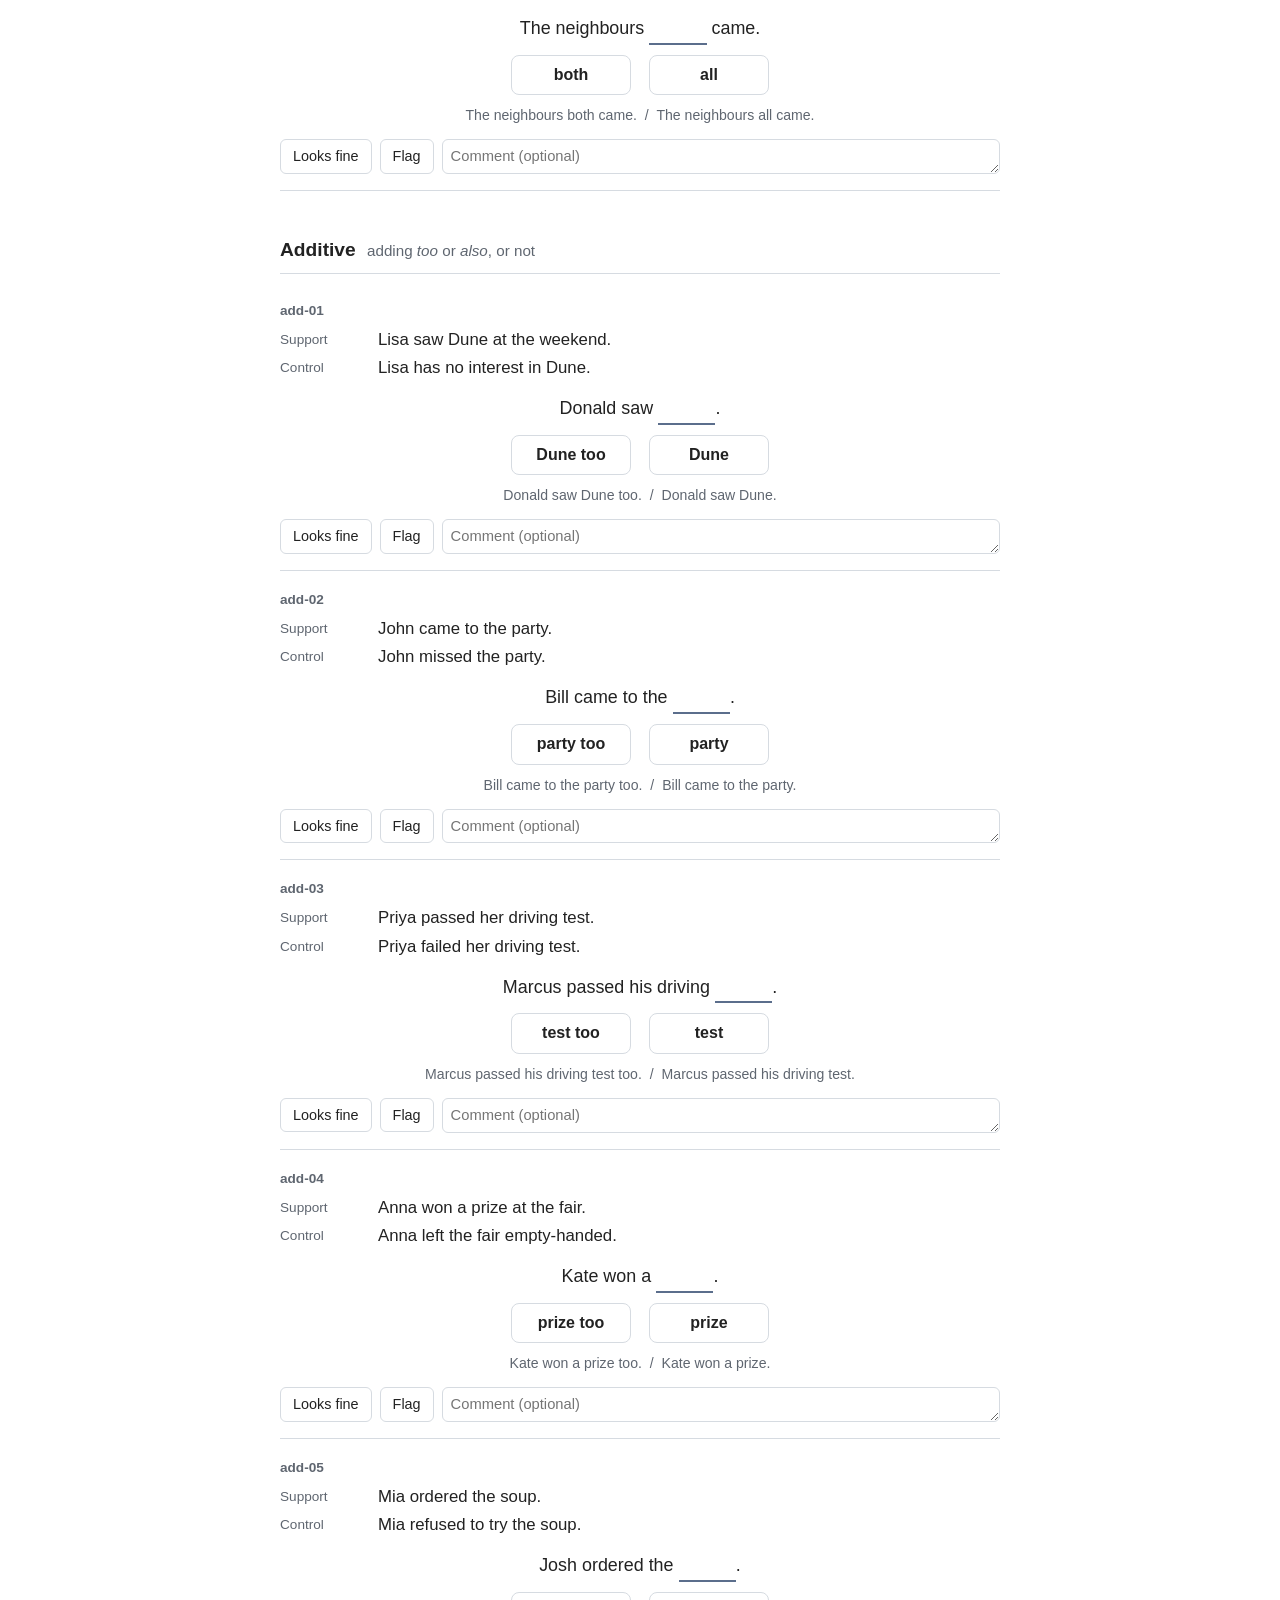
<file: mp-pilot/review.html>
<!doctype html>
<html lang="en">
<head>
<meta charset="utf-8">
<meta name="viewport" content="width=device-width, initial-scale=1">
<meta name="robots" content="noindex, nofollow">
<title>Stimuli review</title>
<link rel="stylesheet" href="review.css?v=b3b435aaee">
<script src="stimuli.js?v=b3b435aaee"></script>
<script src="exp.js?v=b3b435aaee"></script>
</head>
<body class="review">
<header class="bar">
  <div class="bar-inner">
    <label class="who">Your name <input id="reviewer" type="text" autocomplete="name"></label>
    <span id="progress" aria-live="polite"></span>
    <button id="download" type="button">Download my comments</button>
  </div>
</header>
<main>
  <h1>Review the sentences</h1>
  <p>Each item shows what a participant reads first (the context), then the sentence with
  a gap and the two ways to fill it, as they appear in the experiment. Participants are told to
  imagine chatting with a friend: the context is something they have just said, and they choose how
  they would carry on.</p>
  <p>For the study items, each item appears in two contexts: one where the stronger presupposition is satisfied, and one where it isn't. A participant sees one context. Mark
  <strong>Looks fine</strong> or <strong>Flag</strong>, and optionally add a comment. Your
  marks are stored locally in your browser until you download them, which you can do at any point.</p>
  <nav id="toc" aria-label="Sections"></nav>
  <div id="sections"></div>
  <p class="end">When you are done, use <strong>Download my comments</strong> at the top and send the
  file to mika.bradley.22@ucl.ac.uk. Thank you.</p>
</main>
<script src="review.js?v=b3b435aaee"></script>
</body>
</html>
</file>
<file: mp-pilot/review.css>
/* Same type and slate accent as the experiment, so the review shows the items as participants see them. */
:root {
  --ink: #222; --muted: #5f6670; --slate: #5b6e8c; --rule: #d6dbe1; --wash: #f5f7f9;
  --flag: #8a5a00; --flag-wash: #fcf4e2;
}
* { box-sizing: border-box; }
html { scroll-padding-top: 72px; }
body { margin: 0; background: #fff; color: var(--ink);
       font-family: "Helvetica Neue", Arial, sans-serif; font-size: 16px; line-height: 1.55; }
main { max-width: 760px; margin: 0 auto; padding: 32px 20px 80px; }
h1 { font-size: 1.6rem; font-weight: 600; line-height: 1.25; margin: 8px 0 14px; }
h2 { font-size: 1.2rem; font-weight: 600; margin: 0 0 8px; }
p { margin: 0 0 14px; max-width: 68ch; }
.lede { font-size: 1.08rem; }
.aside { color: var(--muted); font-size: .95rem; }
a { color: var(--slate); }
a:focus-visible, button:focus-visible, textarea:focus-visible, input:focus-visible {
  outline: 2px solid var(--slate); outline-offset: 2px; }

/* landing */
.landing main { padding-top: 56px; }
.task { border-left: 3px solid var(--slate); padding: 2px 0 2px 18px; margin: 28px 0; }
.task h2 a { text-decoration: none; }
.task h2 a:hover { text-decoration: underline; }

/* review: sticky bar */
.bar { position: sticky; top: 0; z-index: 5; background: rgba(255,255,255,.96);
       border-bottom: 1px solid var(--rule); }
.bar-inner { max-width: 760px; margin: 0 auto; padding: 10px 20px; display: flex; gap: 16px;
             align-items: center; flex-wrap: wrap; }
.who { font-size: .9rem; color: var(--muted); display: flex; gap: 8px; align-items: center; }
.who input { font: inherit; color: var(--ink); border: 1px solid var(--rule); border-radius: 6px;
             padding: 5px 8px; width: 11em; }
#progress { font-size: .9rem; color: var(--muted); margin-right: auto; }
#download { font: inherit; font-weight: 600; font-size: .92rem; color: #fff; background: var(--slate);
            border: 0; border-radius: 6px; padding: 8px 14px; cursor: pointer; }
#download:hover { background: #4a5b77; }

/* table of contents */
#toc { display: flex; flex-wrap: wrap; gap: 6px 18px; margin: 22px 0 8px; font-size: .92rem; }
#toc a { text-decoration: none; }
#toc a span { color: var(--muted); font-size: .85rem; margin-left: 3px; }
#toc a.complete span { color: var(--slate); font-weight: 600; }

/* sections and entries */
.group { margin-top: 44px; }
.group h2 { padding-bottom: 8px; border-bottom: 1px solid var(--rule); }
.note { font-weight: 400; color: var(--muted); font-size: .95rem; margin-left: 6px; }
.entry { padding: 18px 0 16px; border-bottom: 1px solid var(--rule); }
.entry[data-verdict="flag"] { background: var(--flag-wash); box-shadow: -12px 0 0 var(--flag-wash), 12px 0 0 var(--flag-wash); }
.entry-head { display: flex; gap: 12px; align-items: baseline; margin-bottom: 6px; }
.id { font-weight: 600; font-size: .85rem; color: var(--muted); }
.meta { font-size: .85rem; color: var(--muted); }
.ctx-line { display: grid; grid-template-columns: 5.5em 1fr; gap: 10px; margin: 2px 0; }
.ctx-kind { font-size: .85rem; color: var(--muted); padding-top: 2px; }
.ctx-text { font-size: 1.05rem; }

/* the choice, drawn as in the experiment */
.choice-view { text-align: center; margin: 14px 0 12px; }
.frame { font-size: 1.12rem; margin: 0 auto 10px; max-width: none; }
.gap { display: inline-block; min-width: 3.2em; border-bottom: 2px solid var(--slate); color: transparent; }
.opts { display: flex; gap: 18px; justify-content: center; flex-wrap: wrap; }
.opt { min-width: 120px; padding: 7px 14px; border: 1px solid var(--rule); border-radius: 8px;
       font-weight: 600; }
.full { font-size: .88rem; color: var(--muted); margin: 10px auto 0; max-width: none; }
.vs { margin: 0 4px; }

/* verdict */
.verdict { display: flex; gap: 8px; align-items: flex-start; flex-wrap: wrap; }
.verdict button { font: inherit; font-size: .9rem; padding: 5px 12px; border-radius: 6px; cursor: pointer;
                  border: 1px solid var(--rule); background: #fff; color: var(--ink); }
.verdict button[data-v="fine"][aria-pressed="true"] { background: var(--slate); border-color: var(--slate); color: #fff; }
.verdict button[data-v="flag"][aria-pressed="true"] { background: var(--flag); border-color: var(--flag); color: #fff; }
.verdict textarea { flex: 1 1 260px; font: inherit; font-size: .92rem; border: 1px solid var(--rule);
                    border-radius: 6px; padding: 5px 8px; resize: vertical; min-height: 2.1em; }
.end { margin-top: 36px; }

@media (max-width: 560px) {
  .ctx-line { grid-template-columns: 1fr; gap: 0; }
  .bar-inner { gap: 8px; }
}
@media (prefers-reduced-motion: reduce) { * { scroll-behavior: auto !important; } }
</file>
<file: style.css>
/* Colours: paper (ashfinal/vim-colors-paper). Light is the default; dark
   applies only when chosen with the toggle (html[data-theme="dark"]).
   --muted is a touch darker than paper's comment grey so small text keeps
   4.5:1 contrast. */
:root {
  --bg: #F5F5F5;
  --surface: #E4E4E4;
  --text: #444444;
  --muted: #707070;
  --accent: #4271AE;
  --accent-hover: #005F87;
  --link: #4271AE;
  --heading: #D7005F;
  --red: #DF0000;
  --divider: #DADADA;

  --font-body: 'Atkinson Hyperlegible', -apple-system, BlinkMacSystemFont, 'Segoe UI', sans-serif;
  --font-heading: 'Hanken Grotesk', 'Atkinson Hyperlegible', sans-serif;
  --font-mono: 'Atkinson Hyperlegible Mono', ui-monospace, 'Cascadia Mono', Consolas, monospace;
}

html[data-theme="dark"] {
  --bg: #262626;
  --surface: #3A3A3A;
  --text: #D0D0D0;
  --muted: #949494;
  --accent: #00AFAF;
  --accent-hover: #5FAFDF;
  --link: #00AFAF;
  --heading: #FF5FAF;
  --red: #DF875F;
  --divider: #444444;
}

* {
  margin: 0;
  padding: 0;
  box-sizing: border-box;
}
body {
  font-family: var(--font-body);
  font-weight: 400;
  font-size: 17px;
  line-height: 1.6;
  color: var(--text);
  background: var(--bg);
  -webkit-font-smoothing: antialiased;
  transition: background-color 0.2s ease, color 0.2s ease;
}
.container {
  max-width: 760px;
  margin: 0 auto;
  padding: 3rem 1.5rem 2rem;
}
header {
  margin-bottom: 3rem;
  padding-bottom: 1.5rem;
  border-bottom: 1px solid var(--divider);
}
nav {
  display: flex;
  align-items: center;
  gap: 2rem;
}
.nav-link {
  font-family: var(--font-body);
  font-weight: 700;
  font-size: 0.9rem;
  text-transform: uppercase;
  letter-spacing: 0.08em;
  color: var(--muted);
  text-decoration: none;
  transition: color 0.2s;
}
.nav-link:hover,
.nav-link.active {
  color: var(--accent);
}
.nav-link.active {
  text-decoration: underline;
  text-underline-offset: 0.35em;
  text-decoration-thickness: 2px;
}
/* Theme toggle: styled like the nav links, with a half-filled disc */
.theme-toggle {
  margin-left: auto;
  display: inline-flex;
  align-items: center;
  gap: 0.45rem;
  font-family: var(--font-body);
  font-weight: 700;
  font-size: 0.9rem;
  text-transform: uppercase;
  letter-spacing: 0.08em;
  color: var(--muted);
  background: none;
  border: none;
  padding: 0.2rem 0;
  cursor: pointer;
  transition: color 0.2s;
}
.theme-toggle:hover {
  color: var(--accent);
}
.theme-toggle:focus-visible {
  outline: 2px solid var(--accent);
  outline-offset: 3px;
}
.theme-toggle .disc {
  width: 0.85em;
  height: 0.85em;
  border-radius: 50%;
  border: 2px solid currentColor;
  background: linear-gradient(90deg, currentColor 50%, transparent 50%);
  transition: transform 0.3s ease;
}
.theme-toggle[aria-pressed="true"] .disc {
  transform: rotate(180deg);
}
main {
  min-height: 50vh;
}
.loading {
  color: var(--muted);
  font-style: italic;
}
/* Typography */
h1, h2, h3, h4 {
  font-family: var(--font-heading);
  font-weight: 700;
  line-height: 1.2;
  margin-top: 2rem;
  margin-bottom: 0.75rem;
  color: var(--heading);
}
h1 {
  font-size: 2.3rem;
  font-weight: 700;
  letter-spacing: -0.01em;
  margin-top: 0;
}
h2 {
  font-size: 1.45rem;
  border-bottom: 1px solid var(--divider);
  padding-bottom: 0.4rem;
  margin-top: 2.5rem;
}
h3 {
  font-size: 1.15rem;
  margin-top: 1.5rem;
}
p {
  margin-bottom: 1rem;
}
a {
  color: var(--link);
  text-decoration: underline;
  text-underline-offset: 0.15em;
  text-decoration-thickness: 1px;
}
a:hover {
  color: var(--accent);
}
/* Lists */
ul, ol {
  margin-left: 1.2rem;
  margin-bottom: 1rem;
}
li {
  margin-bottom: 0.4rem;
}
/* CV specific */
strong {
  font-weight: 700;
}
em {
  font-style: italic;
}
/* PDF button */
.pdf-link {
  display: inline-block;
  font-family: var(--font-body);
  font-weight: 700;
  font-size: 0.85rem;
  text-transform: uppercase;
  letter-spacing: 0.06em;
  padding: 0.5rem 1rem;
  border: 1px solid var(--accent);
  color: var(--link);
  text-decoration: none;
  margin: 1rem 0 2rem;
  transition: all 0.2s;
}
.pdf-link:hover {
  background: var(--accent);
  color: var(--bg);
}
/* Embedded CV */
.pdf-embed {
  display: block;
  width: 100%;
  height: 85vh;
  min-height: 500px;
  border: 1px solid var(--divider);
  background: var(--surface);
}
.pdf-embed p {
  padding: 1rem;
}
/* Footer */
footer {
  margin-top: 4rem;
  padding-top: 1.5rem;
  border-top: 1px solid var(--divider);
  font-size: 0.85rem;
  color: var(--muted);
}
footer a {
  text-decoration: none;
}
/* Responsive */
@media (max-width: 600px) {
  .container {
    padding: 2rem 1rem 1.5rem;
  }

  h1 {
    font-size: 1.8rem;
  }

  nav {
    gap: 1.25rem;
  }

  .theme-toggle .label {
    display: none;
  }
}
/* Profile photo */
.profile-photo {
  margin: 2rem 0;
}
.profile-photo img {
  width: 100%;
  height: auto;
  max-height: 440px;
  object-fit: cover;
  display: block;
}
.profile-photo figcaption {
  margin-top: 0.6rem;
  font-family: var(--font-body);
  font-weight: 700;
  font-size: 0.8rem;
  text-transform: uppercase;
  letter-spacing: 0.06em;
  color: var(--muted);
}
</file>
<file: tableau/tableau.css>
/* Tableau maker: builds on ../style.css (colours, nav, typography). */

:root {
  --line: color-mix(in srgb, var(--text) 22%, transparent);
  --line-strong: color-mix(in srgb, var(--text) 45%, transparent);
  --field: var(--bg);
  --hi: color-mix(in srgb, var(--accent) 16%, transparent);
  --warn: var(--red);
  /* IPA fields use Andika, a sans serif with complete IPA coverage */
  --ipa: 'Andika', 'Noto Sans', sans-serif;
}
.container.wide { max-width: 1320px; }

.lede { max-width: 70ch; }

code {
  font-family: var(--font-mono);
  font-size: 0.92em;
  background: var(--surface);
  padding: 0.05em 0.3em;
}

/* Buttons and fields ------------------------------------------------------ */
button, select, input, textarea { font: inherit; color: inherit; }

.btn, .seg button, .tabs button, select {
  font-family: var(--font-body);
  font-weight: 700;
  font-size: 0.85rem;
  letter-spacing: 0.03em;
  padding: 0.35rem 0.75rem;
  border: 1px solid var(--line-strong);
  background: var(--bg);
  cursor: pointer;
  line-height: 1.3;
}
select { font-weight: 400; padding-right: 0.4rem; }
.btn:hover, .seg button:hover, .tabs button:hover { border-color: var(--accent); color: var(--accent); }
.btn.primary { border-color: var(--link); background: var(--link); color: var(--bg); }
.btn.primary:hover { background: var(--accent); border-color: var(--accent); color: var(--bg); }
button:focus-visible, select:focus-visible, input:focus-visible, textarea:focus-visible, summary:focus-visible {
  outline: 2px solid var(--accent);
  outline-offset: 1px;
}
button:disabled { opacity: 0.4; cursor: default; }

.seg { display: inline-flex; }
.seg button + button { border-left: none; }
.seg button[aria-pressed="true"] { background: var(--link); border-color: var(--link); color: var(--bg); }

input[type="text"], input[type="number"], input[type="search"], input:not([type]), textarea {
  background: var(--field);
  border: 1px solid var(--line);
  padding: 0.25rem 0.4rem;
  min-width: 0;
}
input:focus, textarea:focus { border-color: var(--accent); outline: none; box-shadow: 0 0 0 1px var(--accent); }

label.check { display: inline-flex; align-items: center; gap: 0.4rem; cursor: pointer; font-size: 0.92rem; }
label.small { font-size: 0.85rem; display: inline-flex; align-items: center; gap: 0.3rem; }
label.small input { width: 4.5em; }

/* Layout ------------------------------------------------------------------ */
.toolbar {
  display: flex;
  flex-wrap: wrap;
  gap: 0.6rem;
  align-items: center;
  margin: 0.75rem 0 1.25rem;
  position: sticky;
  top: 0;
  z-index: 20;
  background: var(--bg);
  padding: 0.6rem 0;
  border-bottom: 1px solid var(--divider);
}
.toolbar .spacer { flex: 1; }

.workspace {
  display: grid;
  grid-template-columns: minmax(0, 1fr) 300px;
  gap: 1.25rem;
  align-items: start;
}
.panel { margin-bottom: 1.75rem; min-width: 0; }
.main-col { min-width: 0; }
.source { font-size: 0.88rem; color: var(--muted); margin: -0.25rem 0 0.8rem; max-width: 75ch; }
.source a { overflow-wrap: anywhere; }
.panel h2 { margin-top: 0; }
.panel-head { display: flex; align-items: baseline; gap: 1rem; }

[data-hidden-mode], [hidden] { display: none !important; }

/* Tableau / Hasse diagram pages */
.pagetabs { display: flex; gap: 0.25rem; margin: 1.5rem 0 0; border-bottom: 2px solid var(--divider); }
.pagetabs button {
  font-family: var(--font-body); font-weight: 700; font-size: 0.95rem;
  padding: 0.5rem 1rem; background: none; border: none; border-bottom: 3px solid transparent;
  margin-bottom: -2px; color: var(--muted); cursor: pointer;
}
.pagetabs button:hover { color: var(--link); }
.pagetabs button[aria-selected="true"] { color: var(--link); border-bottom-color: var(--link); }

/* Experimental (automatic) section */
details.experimental { margin-top: 0.75rem; border: 1px dashed var(--line-strong); padding: 0.5rem 0.75rem; font-size: 0.92rem; }
details.experimental summary { cursor: pointer; font-family: var(--font-body); font-weight: 700; font-size: 0.85rem; text-transform: uppercase; letter-spacing: 0.05em; color: var(--muted); }
details.experimental[open] summary { margin-bottom: 0.5rem; }
.exp-body > * + * { margin-top: 0.6rem; }
.exp-tools { display: flex; flex-wrap: wrap; gap: 0.6rem; align-items: center; }
.exp-tag { font-size: 0.72rem; color: var(--muted); border: 1px solid var(--line); padding: 0 0.3em; margin-left: 0.2em; white-space: nowrap; }

/* Mark column and the shading tool */
.editor td.cell-mark { text-align: center; padding: 0.15rem; }
.editor .mark-select { font-family: var(--ipa); font-size: 1rem; padding: 0.1rem 0.2rem; font-weight: 400; }
.editor.shade-mode td.cell-v { cursor: cell; }
.editor.shade-mode td.cell-v input { pointer-events: none; }
#shade-mode[aria-pressed="true"] { background: var(--link); border-color: var(--link); color: var(--bg); }
.custom-rank .btn { margin-top: 0.4rem; }

/* Editor grid ------------------------------------------------------------- */
.editor-scroll { overflow-x: auto; padding-bottom: 0.25rem; }
table.editor { border-collapse: collapse; font-size: 0.95rem; }
.editor th, .editor td { border: 1px solid var(--line); padding: 0.2rem; vertical-align: middle; }
.editor th { font-family: var(--font-body); font-size: 0.78rem; font-weight: 700; text-transform: uppercase; letter-spacing: 0.05em; color: var(--muted); text-align: left; }
.editor .ipa-field, .editor .con-name { font-family: var(--ipa); font-size: 1.05rem; }
.editor input { width: 100%; }
.editor .cell-input { background: var(--surface); min-width: 8.5rem; vertical-align: top; }
.editor .cell-input input { font-weight: 400; }
.editor .cell-cand { min-width: 9rem; }
.editor .cand-wrap { display: flex; align-items: center; gap: 0.3rem; }
.editor .lbl { font-family: var(--ipa); color: var(--muted); min-width: 2.6em; text-align: right; white-space: nowrap; font-size: 0.95rem; }
.editor tr.is-winner .lbl { color: var(--accent); }
.editor tr.is-wrong .lbl { color: var(--warn); }
.editor th.col-con { min-width: 7.5rem; vertical-align: bottom; position: relative; }
.editor th.col-con.tied, .editor td.tied { border-right-style: dashed; border-right-color: var(--line-strong); }
.editor .con-name { text-transform: none; letter-spacing: 0; font-weight: 400; color: var(--text); text-align: center; }
.editor .con-tools { display: flex; gap: 2px; justify-content: center; margin-top: 3px; }
.editor .ico {
  font-family: var(--font-body); font-size: 0.8rem; line-height: 1;
  border: 1px solid transparent; background: none; color: var(--muted);
  padding: 0.2rem 0.35rem; cursor: pointer;
}
.editor .ico:hover { color: var(--accent); border-color: var(--line); }
.editor .ico.del:hover { color: var(--warn); }
.editor .ico[aria-pressed="true"] { color: var(--bg); background: var(--link); }
.editor td.cell-v { padding: 0; width: 3.4rem; }
.editor td.cell-v input { border: none; text-align: center; font-family: var(--font-mono); font-size: 1rem; background: transparent; padding: 0.35rem 0.2rem; }
.editor td.cell-v input:focus { box-shadow: inset 0 0 0 2px var(--accent); }
.editor td.cell-v.is-shaded { background: color-mix(in srgb, var(--text) 13%, transparent); }
.editor td.cell-v.is-fatal input { color: var(--warn); font-weight: 700; }
.editor td.cell-v.is-bad input { color: var(--warn); text-decoration: underline wavy; }
.editor .row-weights input { text-align: center; font-family: var(--font-mono); }
.editor td.cell-extra { text-align: center; min-width: 4.2rem; }
.editor td.cell-extra input[type="text"] { width: 4.2rem; text-align: center; font-family: var(--font-mono); }
.editor td.cell-extra input[type="radio"] { width: auto; accent-color: var(--accent); transform: scale(1.2); cursor: pointer; }
.editor td.row-tools { white-space: nowrap; border-color: transparent; }
.editor td.row-tools select { font-size: 0.78rem; padding: 0.1rem 0.2rem; }
.editor td.add-row { border-color: transparent; padding: 0.15rem 0 0.6rem; }
.editor td.add-row .ico { font-size: 0.78rem; }
.editor .group-tools { display: flex; gap: 2px; margin-top: 4px; }
.editor tbody + tbody tr:first-child td { border-top: 2px solid var(--line-strong); }
.editor tbody + tbody tr:first-child td.row-tools { border-top-color: transparent; }
.editor th.row-tools { border-color: transparent; }
/* grow text fields to fit their contents where supported */
@supports (field-sizing: content) {
  .editor .con-name, .editor .ipa-field { field-sizing: content; width: auto; max-width: 18rem; }
  .editor .con-name { min-width: 5.5rem; }
  .editor .ipa-field { min-width: 6.5rem; }
}

.editor-actions { display: flex; flex-wrap: wrap; gap: 0.6rem; align-items: center; margin-top: 0.9rem; }
.editor-actions .fit { display: inline-flex; gap: 0.5rem; align-items: center; }

.messages { margin-top: 0.9rem; }
.messages p { margin: 0 0 0.35rem; padding: 0.35rem 0.6rem; border-left: 3px solid var(--accent); background: var(--surface); font-size: 0.92rem; }
.messages p.warn { border-left-color: var(--warn); }
.messages .ipa { font-family: var(--ipa); }

details.hint { margin-top: 0.75rem; font-size: 0.92rem; }
details.hint summary, details.options summary { cursor: pointer; font-family: var(--font-body); font-weight: 700; font-size: 0.85rem; text-transform: uppercase; letter-spacing: 0.05em; color: var(--link); }
details.hint ul { margin-top: 0.6rem; }
.tie-demo { font-family: var(--font-mono); }

/* IPA picker --------------------------------------------------------------- */
.ipa-panel {
  position: sticky;
  top: 4.2rem;
  border: 1px solid var(--line);
  background: var(--surface);
  padding: 0.8rem;
  max-height: calc(100vh - 5rem);
  overflow-y: auto;
}
.ipa-top { display: flex; justify-content: space-between; align-items: center; }
.ipa-top h2 { border: none; margin: 0; padding: 0; font-size: 1.1rem; }
.ipa-close { display: none; }
.ipa-target { font-size: 0.8rem; color: var(--muted); margin: 0.3rem 0 0.5rem; min-height: 1.3em; }
.ipa-target .ipa { font-family: var(--ipa); color: var(--text); }
#ipa-search { width: 100%; margin-bottom: 0.4rem; }
.ipa-results { display: flex; flex-direction: column; gap: 1px; margin-bottom: 0.4rem; }
.ipa-results button {
  display: flex; gap: 0.6rem; align-items: baseline; text-align: left;
  background: var(--bg); border: 1px solid transparent; padding: 0.2rem 0.4rem; cursor: pointer; font-size: 0.85rem;
}
.ipa-results button:hover, .ipa-results button.first { border-color: var(--accent); }
.ipa-results .glyph { font-family: var(--ipa); font-size: 1.25rem; min-width: 1.6em; text-align: center; }
.ipa-tabs { display: flex; flex-wrap: wrap; gap: 3px; margin: 0.3rem 0 0.5rem; }
.ipa-tabs button {
  font-family: var(--font-body); font-size: 0.72rem; padding: 0.15rem 0.4rem;
  border: 1px solid var(--line); background: var(--bg); cursor: pointer;
}
.ipa-tabs button[aria-selected="true"] { background: var(--link); color: var(--bg); border-color: var(--link); }
.ipa-body { font-family: var(--ipa); }
.ipa-body .sym {
  font-family: var(--ipa); font-size: 1.2rem; line-height: 1; min-width: 1.7em; height: 1.75em;
  border: 1px solid var(--line); background: var(--bg); cursor: pointer; padding: 0 0.15em;
}
.ipa-body .sym:hover, .ipa-body .sym:focus-visible { border-color: var(--accent); background: var(--hi); }
.ipa-body .flow { display: flex; flex-wrap: wrap; gap: 3px; }
.ipa-chart { border-collapse: collapse; font-size: 0.7rem; }
.ipa-chart th { font-family: var(--font-body); font-weight: 400; color: var(--muted); text-align: left; padding: 0 0.3rem 0 0; white-space: nowrap; }
.ipa-chart td { padding: 1px; }
.ipa-chart .pair { display: flex; gap: 1px; }
.ipa-chart .ph { display: inline-block; min-width: 1.7em; }
.ipa-row { display: grid; grid-template-columns: 5.2rem 1fr; gap: 0.4rem; align-items: start; margin-bottom: 5px; }
.ipa-row-label { font-family: var(--font-body); font-size: 0.72rem; color: var(--muted); line-height: 1.2; padding-top: 0.35rem; }
.ipa-row .flow { gap: 3px 6px; }
.ipa-row .pair { display: inline-flex; gap: 1px; }
.ipa-name { font-family: var(--font-body); font-size: 0.8rem; color: var(--muted); margin: 0.5rem 0 0; min-height: 2.6em; }
.ipa-name .glyph { font-family: var(--ipa); font-size: 1.1rem; color: var(--text); }
.ipa-sub { font-family: var(--font-body); font-size: 0.72rem; color: var(--muted); margin: 0.5rem 0 0.2rem; }

.ipa-fab {
  display: none;
  position: fixed; right: 1rem; bottom: 1rem; z-index: 40;
  font-family: var(--font-body); font-weight: 700;
  background: var(--link); color: var(--bg); border: none;
  padding: 0.7rem 1rem; box-shadow: 0 2px 10px rgba(0, 0, 0, 0.25); cursor: pointer;
}

/* Preview ------------------------------------------------------------------ */
.paper-wrap { overflow-x: auto; }
.paper {
  display: inline-block;
  background: #fff;
  padding: 1.25rem 1.5rem;
  border: 1px solid var(--line);
  min-height: 3rem;
}
.paper svg { display: block; }
.paper .hit { cursor: pointer; }
.paper .hit:hover { fill: rgba(66, 113, 174, 0.16); }
.paper .empty { color: #666; font-style: italic; font-size: 0.9rem; }

details.options { margin-top: 1rem; }
.opt-grid {
  display: grid;
  grid-template-columns: repeat(auto-fill, minmax(240px, 1fr));
  gap: 0.6rem 1.5rem;
  margin-top: 0.8rem;
}
.opt-grid label { font-size: 0.92rem; display: flex; flex-direction: column; gap: 0.2rem; }
.opt-grid label.check { flex-direction: row; }
.opt-grid input[type="text"], .opt-grid input[type="number"] { max-width: 14rem; }
.opt-grid .ipa-field { font-family: var(--ipa); }

/* Export ------------------------------------------------------------------- */
.tabs { display: flex; gap: 0; margin-bottom: 0.7rem; flex-wrap: wrap; }
.tabs button + button { border-left: none; }
.tabs button[aria-selected="true"] { background: var(--link); border-color: var(--link); color: var(--bg); }
.tabs.small button { font-size: 0.75rem; padding: 0.2rem 0.6rem; }
.out-opts { display: flex; flex-wrap: wrap; gap: 1.2rem; align-items: center; margin-bottom: 0.7rem; font-size: 0.92rem; }
.out-opts label:not(.check) { display: inline-flex; gap: 0.5rem; align-items: center; }
textarea.code {
  width: 100%;
  min-height: 14rem;
  font-family: var(--font-mono);
  font-size: 0.85rem;
  line-height: 1.45;
  background: var(--surface);
  resize: vertical;
  white-space: pre;
  overflow-wrap: normal;
  overflow-x: auto;
}
textarea.code.short { min-height: 9rem; }
.out-actions { display: flex; flex-wrap: wrap; gap: 0.6rem; margin-top: 0.6rem; }
.note { font-size: 0.85rem; color: var(--muted); margin: 0.4rem 0 0; }
.note.warn { color: var(--warn); }
.note:empty { display: none; }
.custom-rank { display: block; font-size: 0.9rem; margin-bottom: 0.6rem; }
.custom-rank textarea { display: block; width: 100%; max-width: 40rem; margin-top: 0.3rem; font-family: var(--ipa); }
#hasse-panel .paper { margin: 0.6rem 0 0.8rem; }

/* Dialog --------------------------------------------------------------------- */
dialog {
  border: 1px solid var(--accent);
  background: var(--bg);
  color: var(--text);
  padding: 0;
  width: min(640px, calc(100vw - 2rem));
}
dialog::backdrop { background: rgba(0, 0, 0, 0.45); }
.dialog-body { padding: 1.25rem; display: flex; flex-direction: column; gap: 0.7rem; }
.dialog-body h2 { margin: 0; }
.dialog-body p { margin: 0; font-size: 0.92rem; }
.dialog-body textarea { width: 100%; font-family: var(--font-mono); font-size: 0.85rem; }

.toast {
  position: fixed; left: 50%; bottom: 1.5rem; transform: translateX(-50%);
  background: var(--text); color: var(--bg); padding: 0.5rem 1rem; z-index: 60;
  font-size: 0.9rem; box-shadow: 0 2px 12px rgba(0, 0, 0, 0.3);
}

/* Narrow screens: IPA picker becomes a bottom sheet ------------------------ */
@media (max-width: 1100px) {
  .workspace { grid-template-columns: minmax(0, 1fr); }
  .ipa-panel {
    position: fixed; left: 0; right: 0; bottom: 0; top: auto; z-index: 50;
    max-height: 55vh; border: none; border-top: 2px solid var(--accent);
    transform: translateY(105%); transition: transform 0.2s ease;
    box-shadow: 0 -4px 18px rgba(0, 0, 0, 0.2);
  }
  .ipa-panel.open { transform: none; }
  .ipa-close { display: inline-block; }
  .ipa-fab { display: block; }
  .toolbar { position: static; }
}
@media (max-width: 600px) {
  .toolbar .spacer { display: none; }
  .btn, .seg button, .tabs button, select { padding: 0.35rem 0.55rem; }
}
</file>
